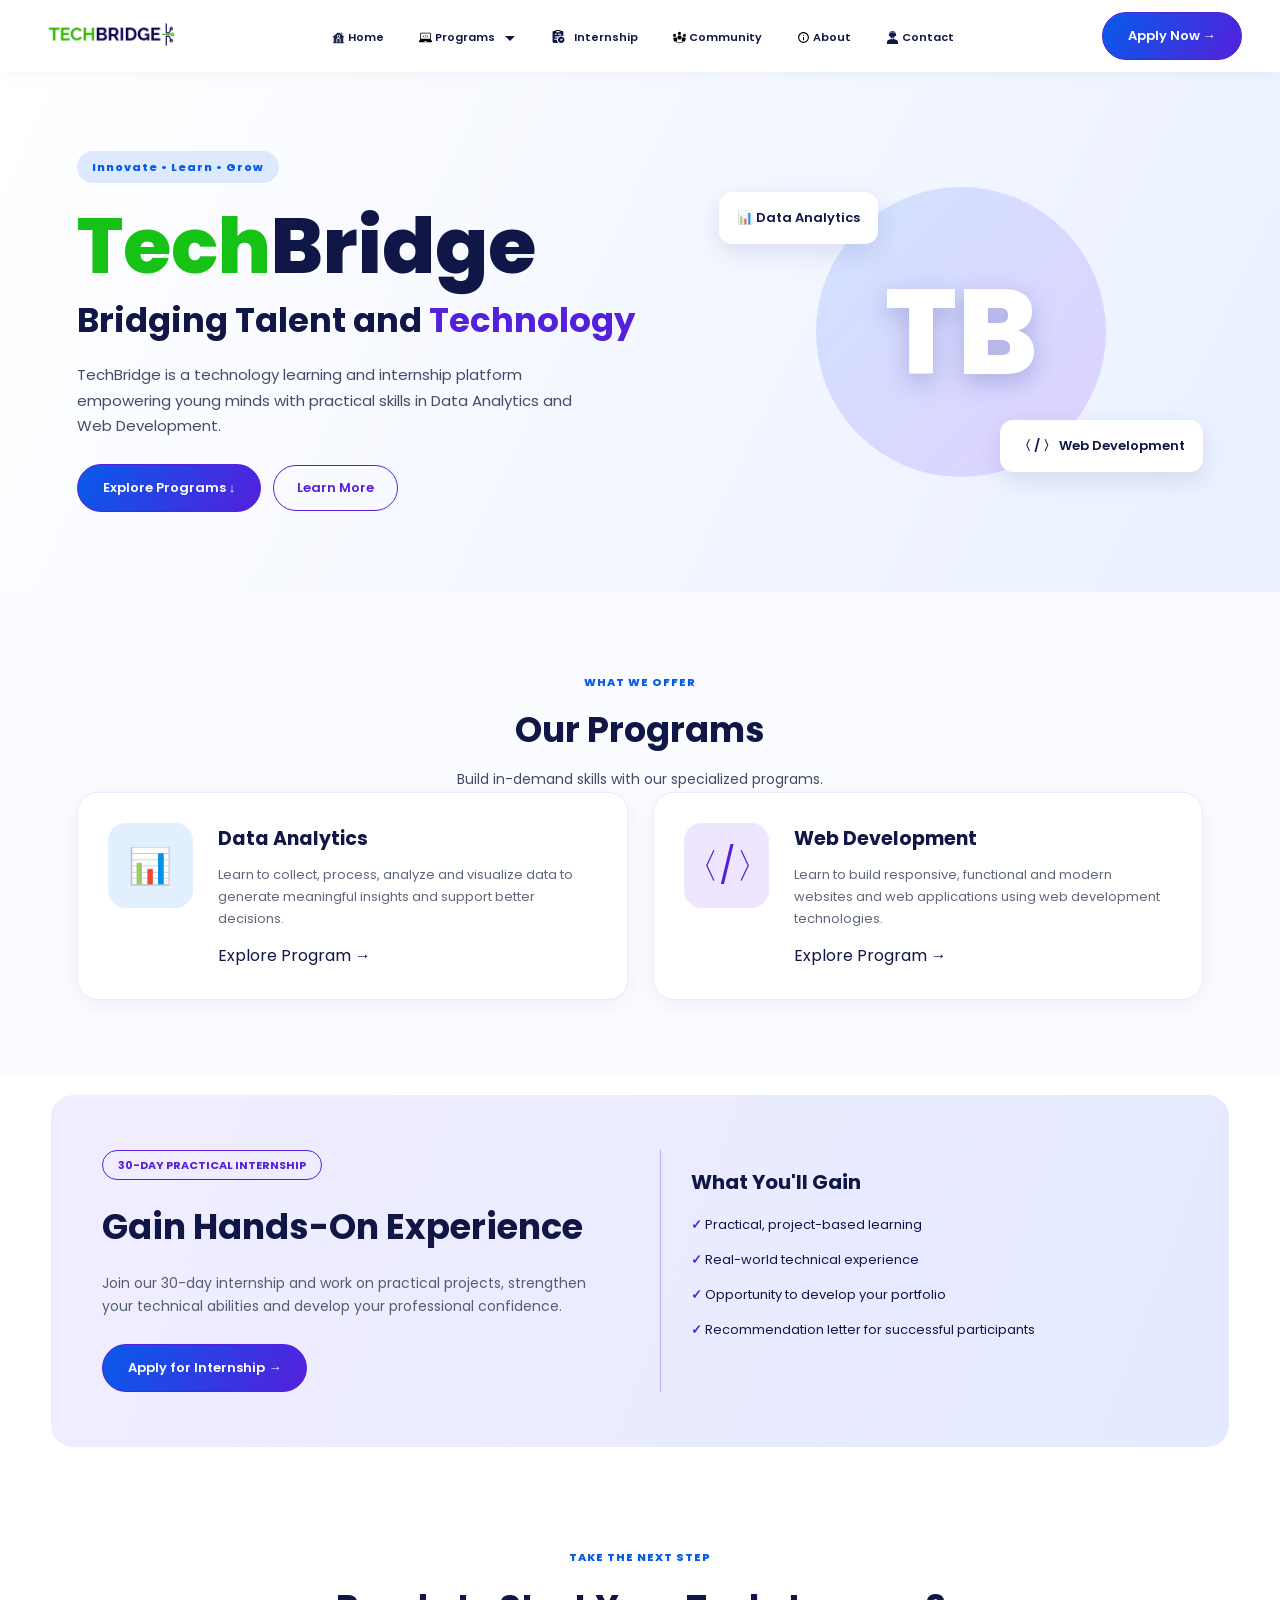
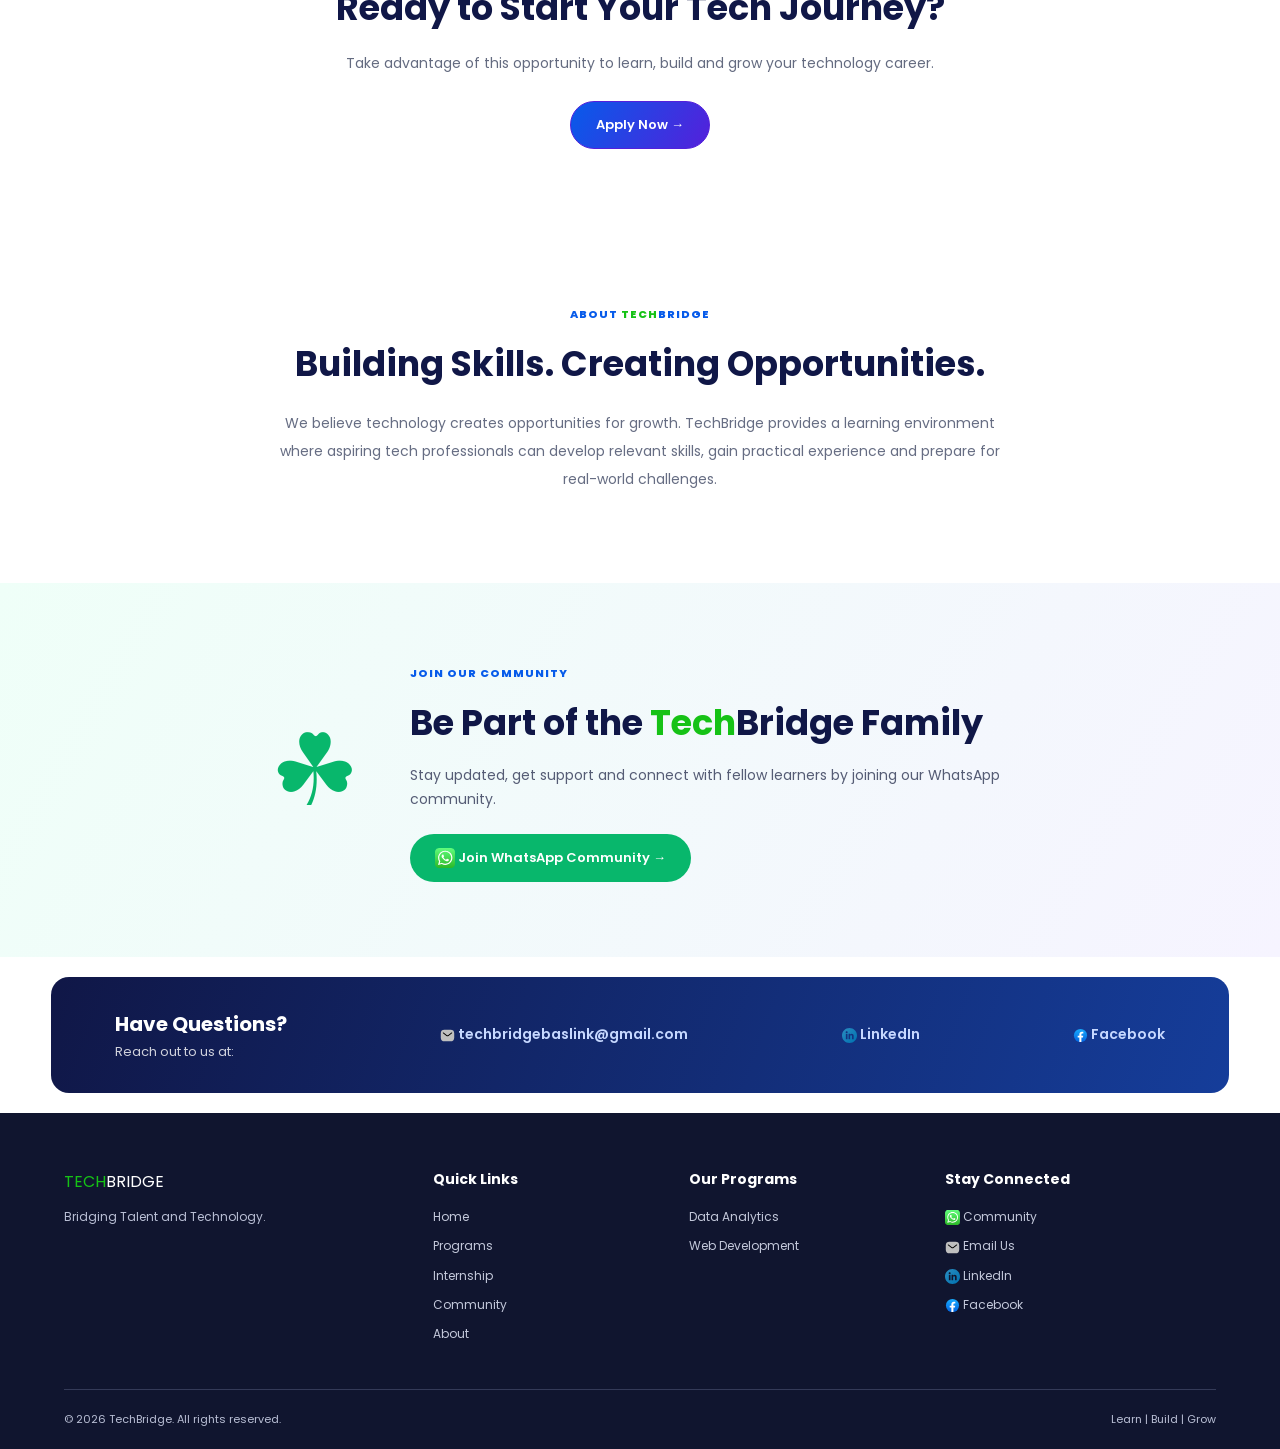
<file: index.html>
<!DOCTYPE html>
<html lang="en">
    <head>
        <meta charset="UTF-8">
        <meta name="viewport" content="width=device-width, initial-scale=1.0">
        <title>TechBridge | Bridging Talent and Technology</title>
        <link rel="stylesheet" href="main.css">
        <link rel="preconnect" href="https://fonts.googleapis.com">
        <link href="https://fonts.googleapis.com/css2?family=Poppins:wght@400;500;600;700;800&display=swap" rel="stylesheet">
    </head>

    <body>

        <!-- main content -->
        <section class="main" id="home">

            <div class="main-content">
                <span class="eyebrow">Innovate • Learn • Grow</span>

                <h1><span class="c-green">Tech</span>Bridge</h1>

                <h2>Bridging Talent and <span>Technology</span></h2>

                <p>
                    TechBridge is a technology learning and internship
                    platform empowering young minds with practical skills
                    in Data Analytics and Web Development.
                </p>

                <div class="main-buttons">
                    <a href="#programs" class="primary-btn">
                        Explore Programs ↓
                    </a>
                    <a href="#about" class="secondary-btn">
                        Learn More
                    </a>
                </div>
            </div>

            <div class="main-visual">
                <div class="visual-circle"></div>
                <div class="visual-card analytics">📊 Data Analytics</div>
                <div class="visual-card coding">〈 / 〉 Web Development</div>
                <div class="main-symbol">TB</div>
            </div>

        </section>

        <!-- programs we run -->
        <section class="programs section" id="programs">
            
        </section>

        <!-- internship -->
        <section class="internship section" id="internship">

            <div class="internship-content">
                <span class="internship-tag">30-DAY PRACTICAL INTERNSHIP</span>

                <h2>Gain Hands-On Experience</h2>

                <p>
                    Join our 30-day internship and work on practical
                    projects, strengthen your technical abilities
                    and develop your professional confidence.
                </p>

                <a href="#apply" class="primary-btn">Apply for Internship →</a>
            </div>

            <div class="benefits">
                <h3>What You'll Gain</h3>

                <ul>
                    <li>✓ Practical, project-based learning</li>
                    <li>✓ Real-world technical experience</li>
                    <li>✓ Opportunity to develop your portfolio</li>
                    <li>✓ Recommendation letter for successful participants</li>
                </ul>
            </div>

        </section>

        <!-- apply -->
        <section class="apply-section section" id="apply">
            <span class="section-tag">TAKE THE NEXT STEP</span>
            <h2>Ready to Start Your Tech Journey?</h2>
            <p>
                Take advantage of this opportunity to learn,
                build and grow your technology career.
            </p>

            <!-- Replace # with the official application form URL -->
            <a href="https://forms.gle/8EbdSy5ttGfLZfjv5?utm_source=chatgpt.com"
            target="_blank"
            rel="noopener noreferrer"
            class="primary-btn">
                Apply Now →
            </a>
        </section>

        <script src="main.js" defer></script>
    </body>
</html>
</file>
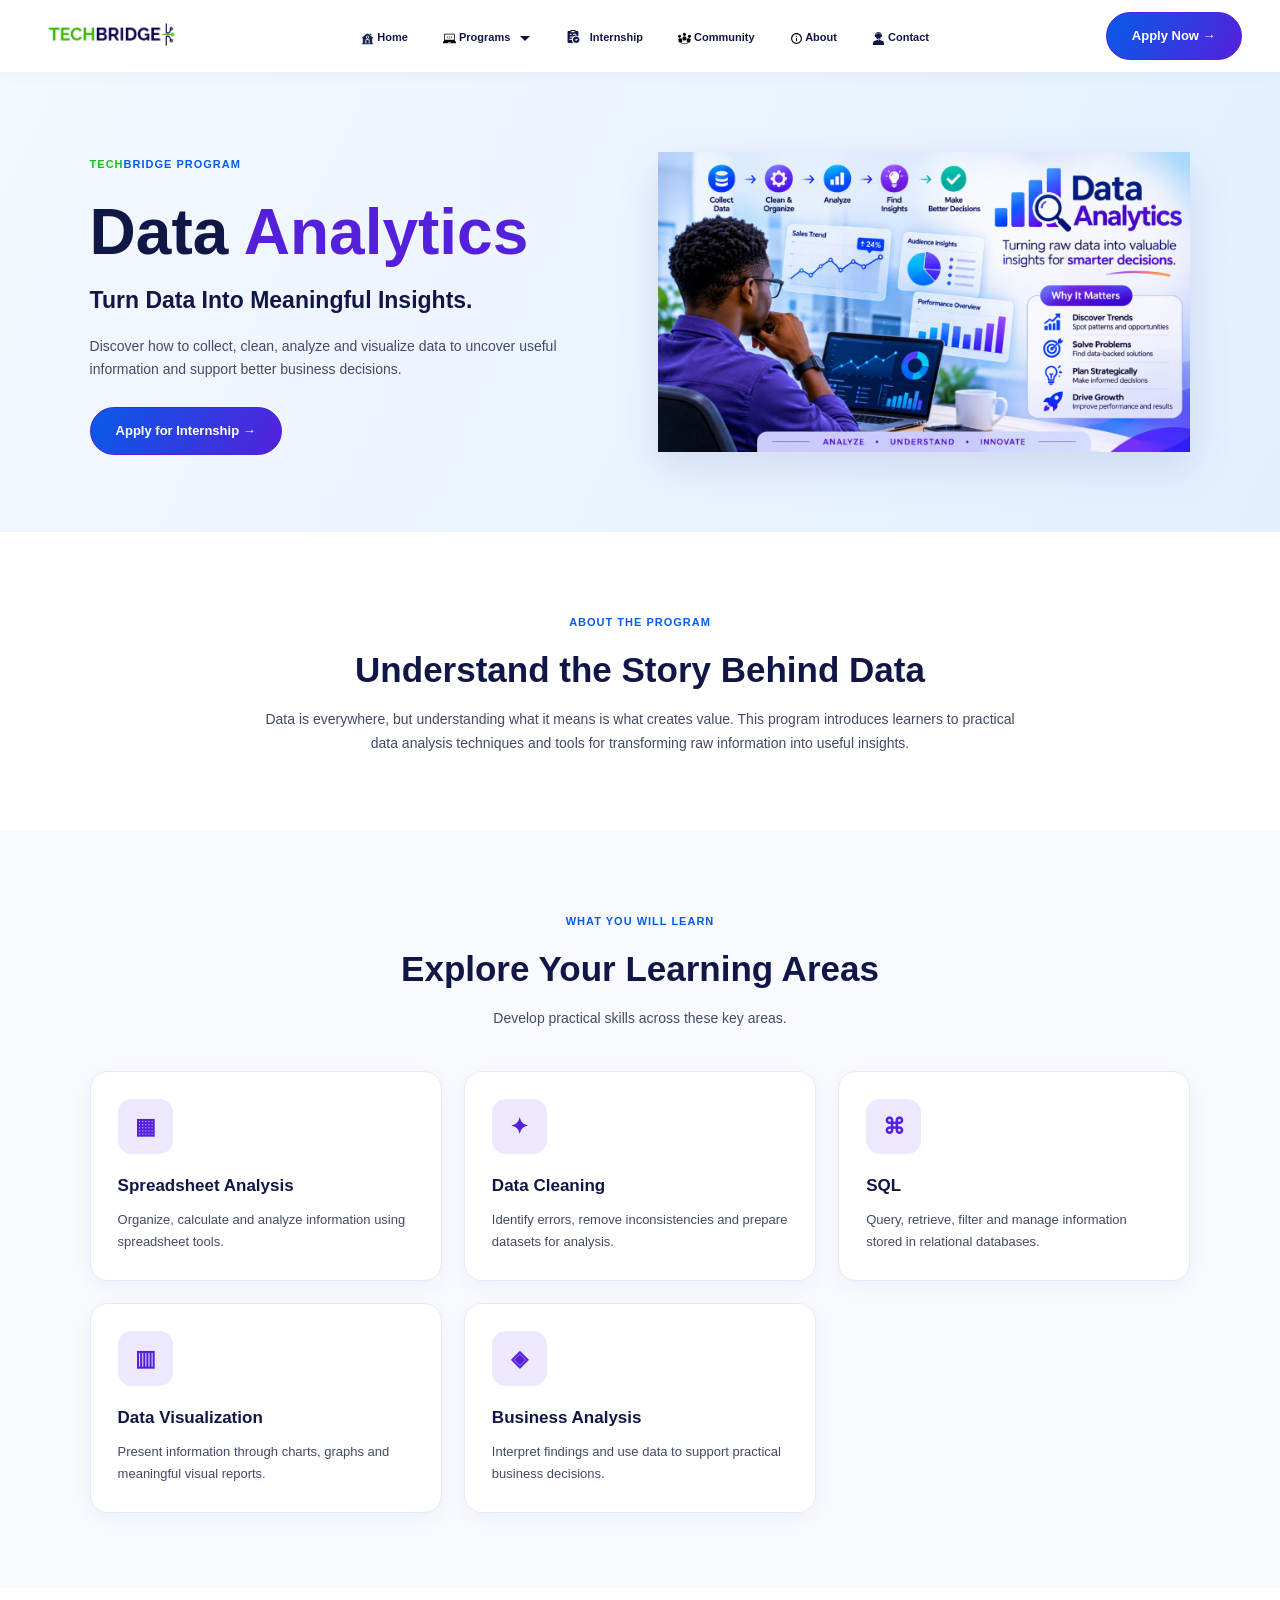
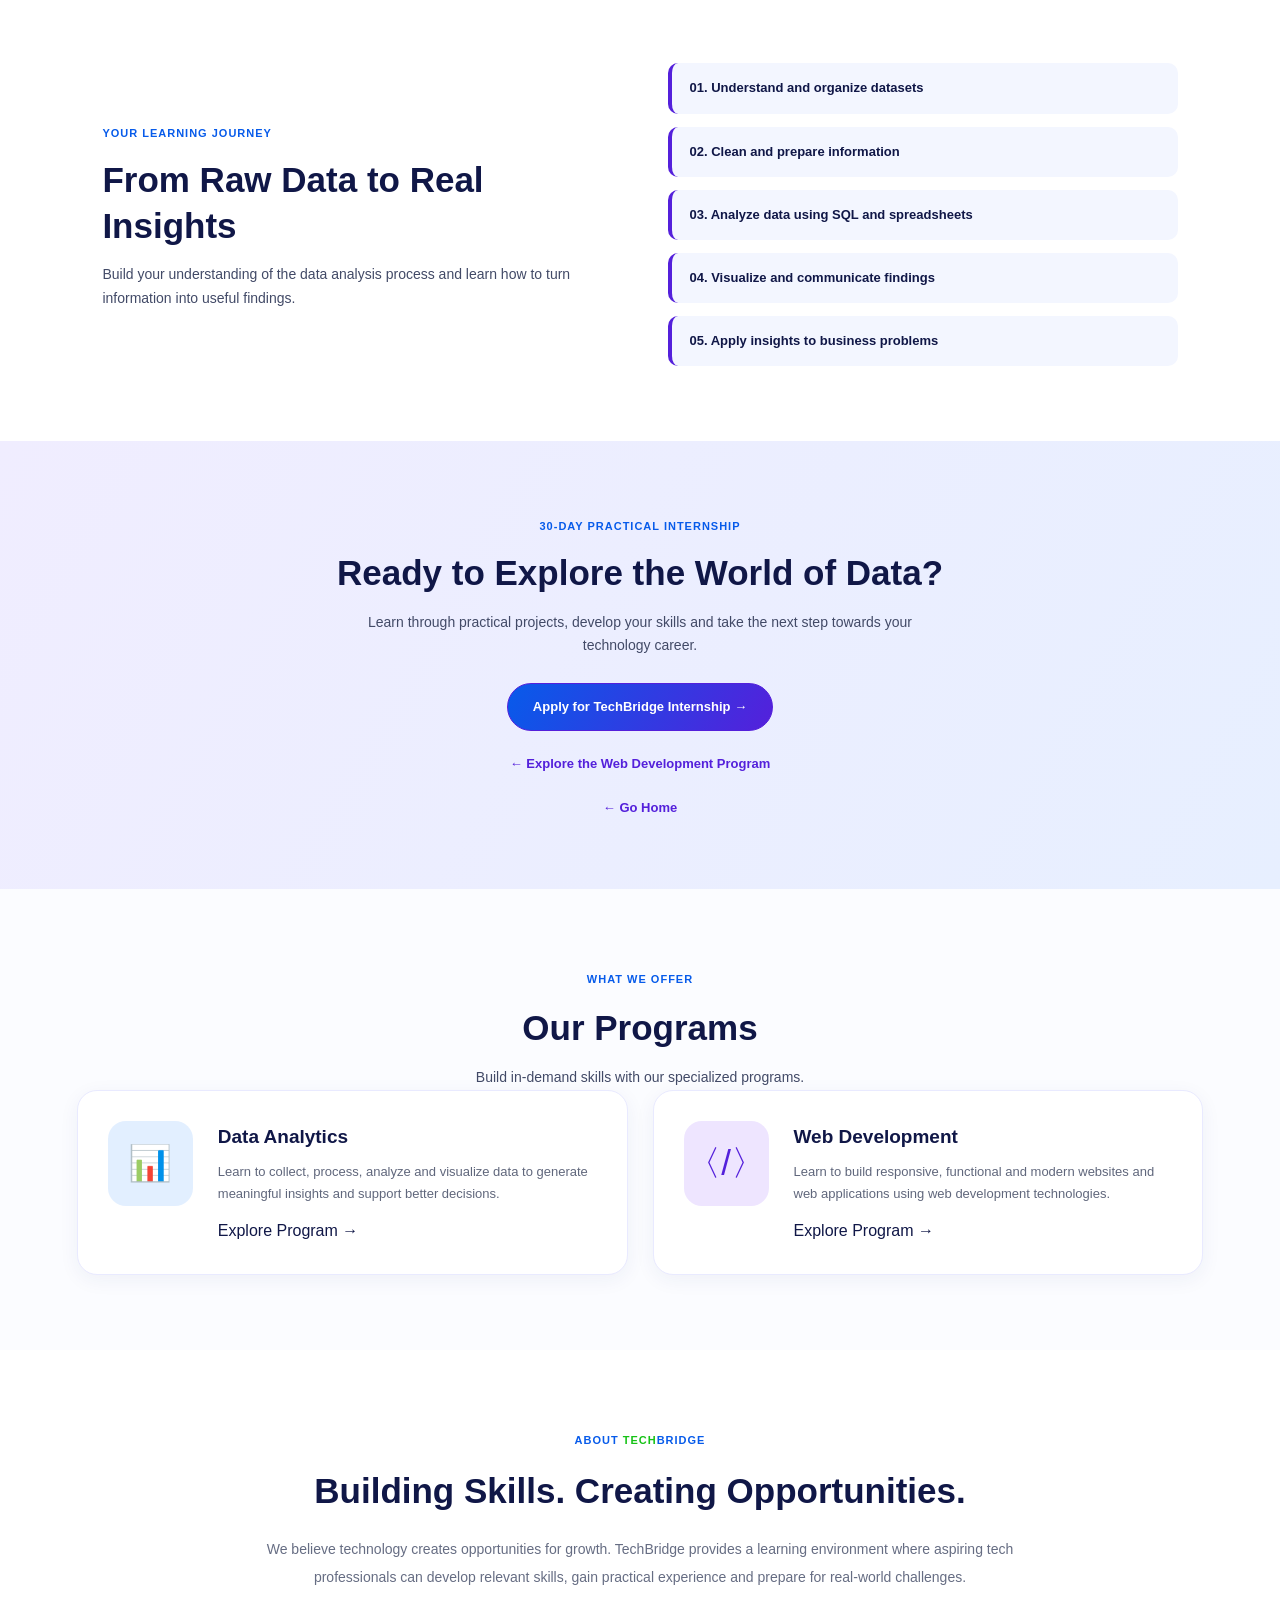
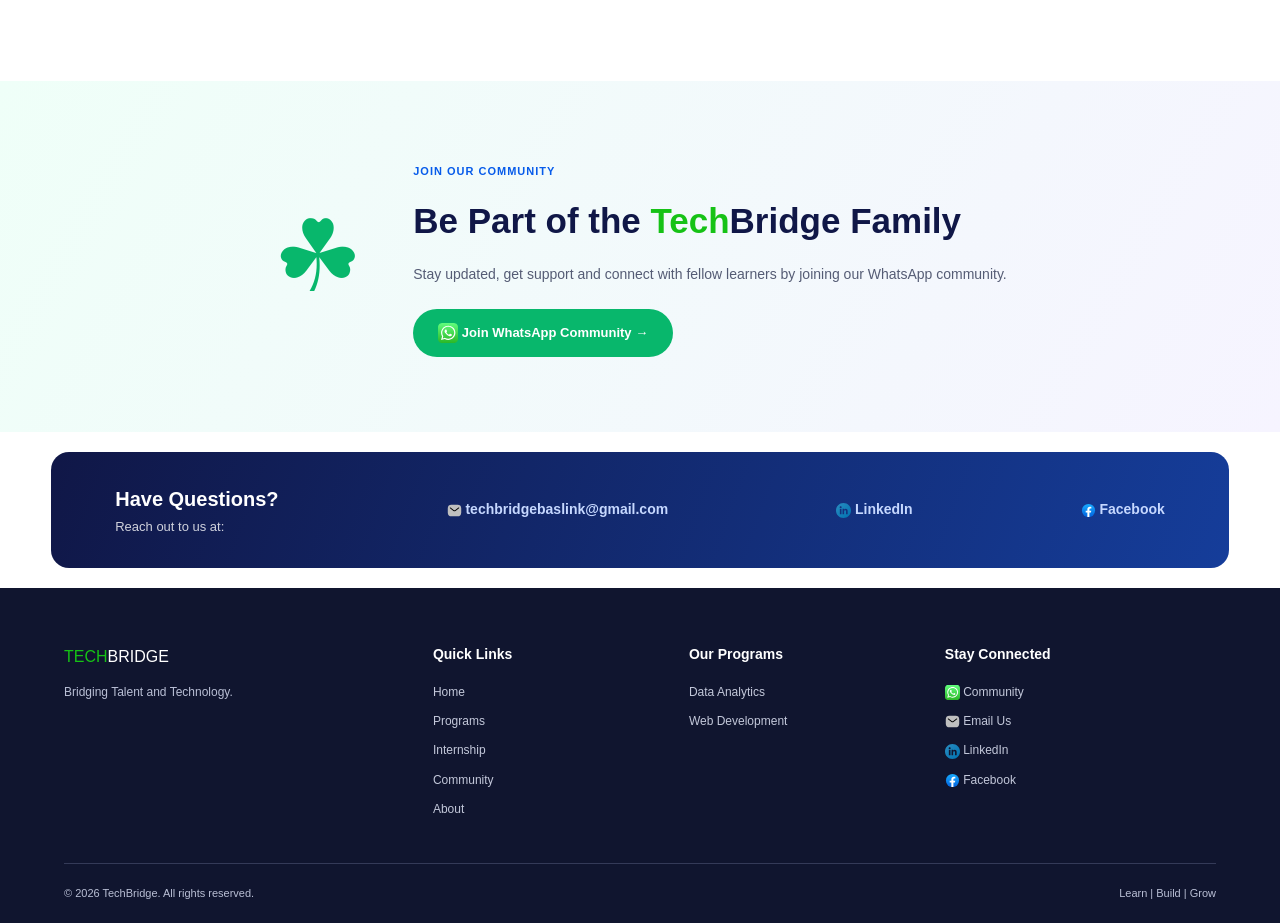
<file: DataAnalysis.html>
<!DOCTYPE html>
<html lang="en">
    <head>
        <meta charset="UTF-8">
        <meta name="viewport" content="width=device-width, initial-scale=1.0">

        <title>Data Analytics | TechBridge</title>

        <link rel="stylesheet" href="main.css">
    </head>

    <body>

        <!-- main content -->
        <section class="program-main analytics-main" id="internship">

            <div class="program-main-content">

                <span class="section-tag"><span class="c-green">TECH</span>BRIDGE PROGRAM</span>

                <h1>
                    Data <span>Analytics</span>
                </h1>

                <h2>Turn Data Into Meaningful Insights.</h2>

                <p>
                    Discover how to collect, clean, analyze and visualize
                    data to uncover useful information and support
                    better business decisions.
                </p>

                <a href="https://forms.gle/8EbdSy5ttGfLZfjv5?utm_source=chatgpt.com"
                class="primary-btn">
                    Apply for Internship →
                </a>

            </div>

            <div class="program-image">
                <img src="images/WhatsApp Image 2026-11-06 at 11.40.08 PM (1).jpeg"
                    alt="Data Analytics learning and visualization">
            </div>

        </section>

        <!-- introduction -->
        <section class="content-section">

            <div class="section-heading">
                <span class="section-tag">ABOUT THE PROGRAM</span>
                <h2>Understand the Story Behind Data</h2>

                <p>
                    Data is everywhere, but understanding what it means
                    is what creates value. This program introduces learners
                    to practical data analysis techniques and tools for
                    transforming raw information into useful insights.
                </p>
            </div>

        </section>

        <!-- skills -->
        <section class="skills-section">

            <div class="section-heading">
                <span class="section-tag">WHAT YOU WILL LEARN</span>
                <h2>Explore Your Learning Areas</h2>
                <p>Develop practical skills across these key areas.</p>
            </div>

            <div class="skills-grid">

                <article class="skill-card">
                    <div class="skill-icon">▦</div>
                    <h3>Spreadsheet Analysis</h3>
                    <p>
                        Organize, calculate and analyze information
                        using spreadsheet tools.
                    </p>
                </article>

                <article class="skill-card">
                    <div class="skill-icon">✦</div>
                    <h3>Data Cleaning</h3>
                    <p>
                        Identify errors, remove inconsistencies and
                        prepare datasets for analysis.
                    </p>
                </article>

                <article class="skill-card">
                    <div class="skill-icon">⌘</div>
                    <h3>SQL</h3>
                    <p>
                        Query, retrieve, filter and manage information
                        stored in relational databases.
                    </p>
                </article>

                <article class="skill-card">
                    <div class="skill-icon">▥</div>
                    <h3>Data Visualization</h3>
                    <p>
                        Present information through charts,
                        graphs and meaningful visual reports.
                    </p>
                </article>

                <article class="skill-card">
                    <div class="skill-icon">◈</div>
                    <h3>Business Analysis</h3>
                    <p>
                        Interpret findings and use data to support
                        practical business decisions.
                    </p>
                </article>

            </div>

        </section>

        <!-- expected outcome section -->
        <section class="outcome-section">

            <div>
                <span class="section-tag">YOUR LEARNING JOURNEY</span>
                <h2>From Raw Data to Real Insights</h2>

                <p>
                    Build your understanding of the data analysis process
                    and learn how to turn information into useful findings.
                </p>
            </div>

            <div class="outcome-list">
                <div>01. Understand and organize datasets</div>
                <div>02. Clean and prepare information</div>
                <div>03. Analyze data using SQL and spreadsheets</div>
                <div>04. Visualize and communicate findings</div>
                <div>05. Apply insights to business problems</div>
            </div>

        </section>

        <!-- internship CTA -->
        <section class="cta-section">

            <span class="section-tag">30-DAY PRACTICAL INTERNSHIP</span>

            <h2>Ready to Explore the World of Data?</h2>

            <p>
                Learn through practical projects, develop your skills
                and take the next step towards your technology career.
            </p>

            <a href="https://forms.gle/8EbdSy5ttGfLZfjv5?utm_source=chatgpt.com"
            class="primary-btn">
                Apply for TechBridge Internship →
            </a>

            <a href="WebDev.html" class="text-link">
                ← Explore the Web Development Program
            </a>
            <a href="index.html" class="text-link">
                ← Go Home
            </a>

        </section>

        <!-- programs we run -->
        <section class="programs section" id="programs">

        </section>

        <script src="main.js" defer></script>
    </body>
</html>
</file>
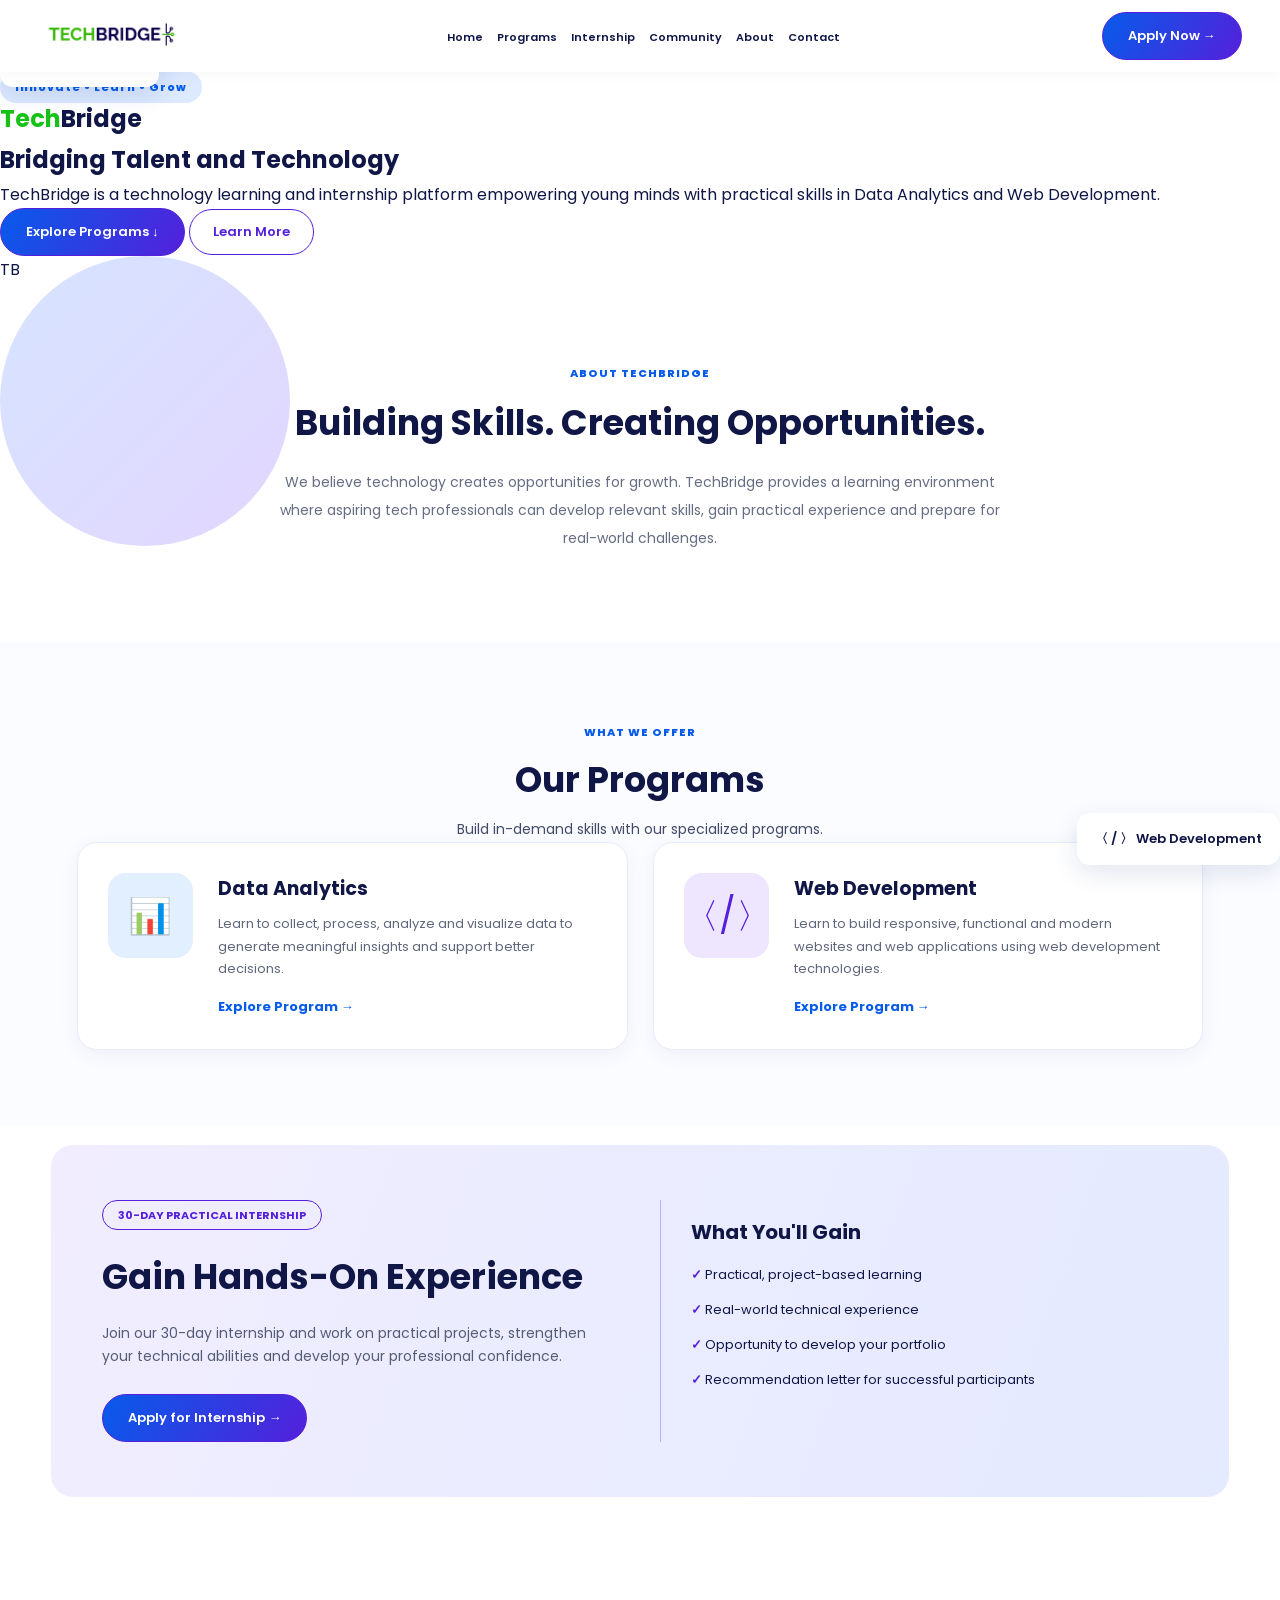
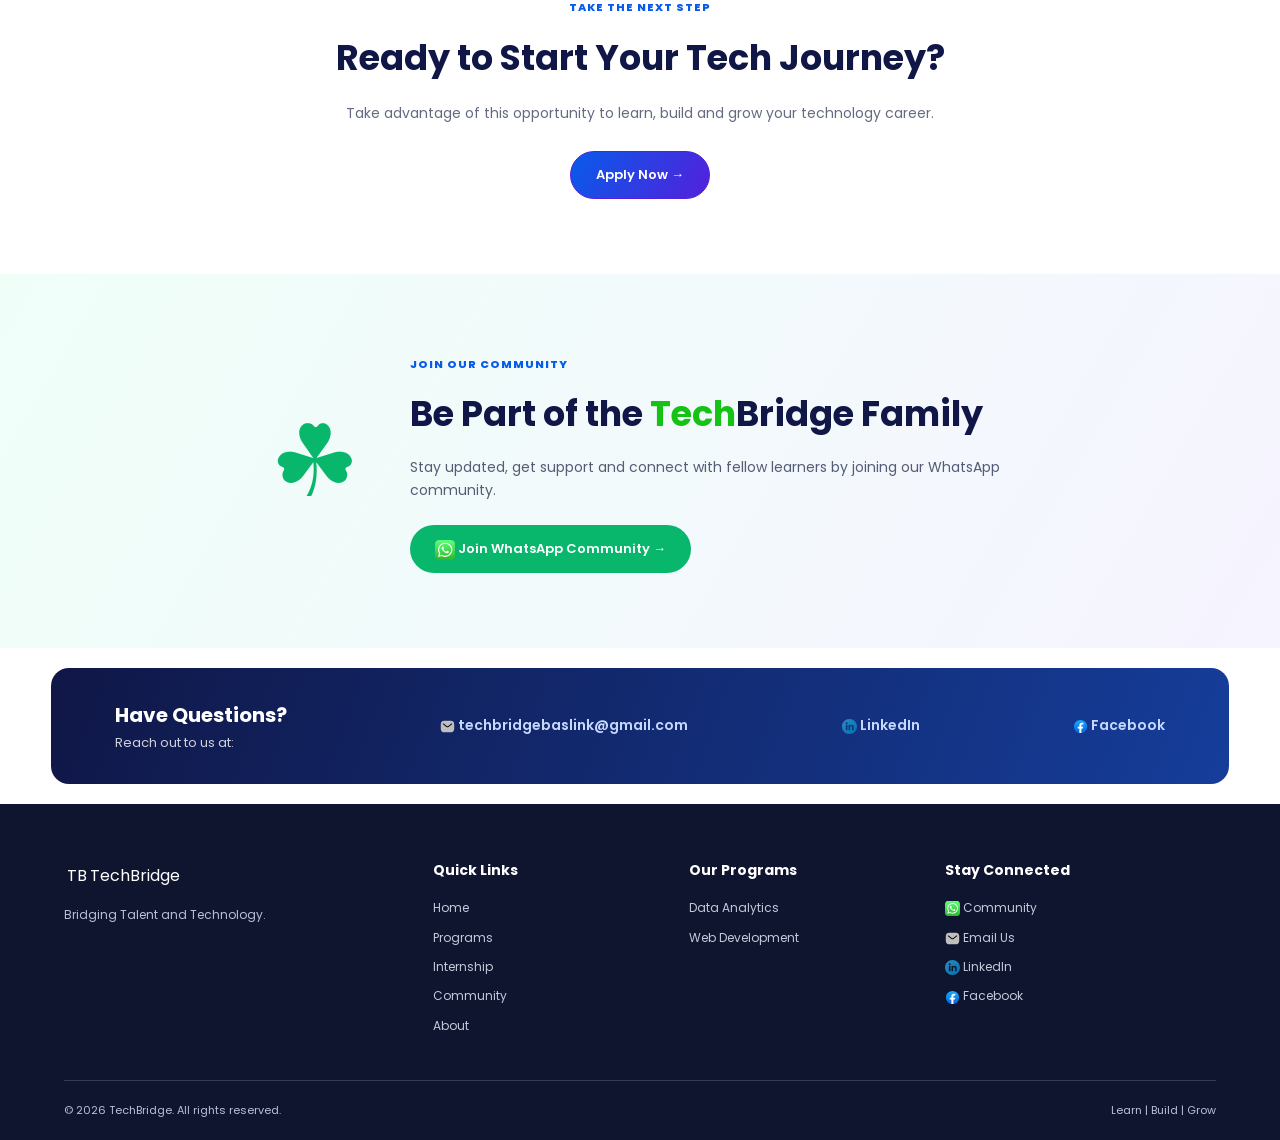
<file: main.html>
<!DOCTYPE html>
<html lang="en">
    <head>
        <meta charset="UTF-8">
        <meta name="viewport" content="width=device-width, initial-scale=1.0">
        <title>TechBridge | Bridging Talent and Technology</title>
        <link rel="stylesheet" href="main.css">
        <link rel="preconnect" href="https://fonts.googleapis.com">
        <link href="https://fonts.googleapis.com/css2?family=Poppins:wght@400;500;600;700;800&display=swap" rel="stylesheet">
    </head>

    <body>

        <!-- navigation -->
        <header class="navbar">
            <a href="#" class="logo">
                <span class="logo-icon"><img src="images/techbridge-logo.png" alt=""></span>
            </a>

            <nav>
                <a href="#home">Home</a>
                <a href="#programs">Programs</a>
                <a href="#internship">Internship</a>
                <a href="#community">Community</a>
                <a href="#about">About</a>
                <a href="#contact">Contact</a>
            </nav>

            <a href="#apply" class="nav-btn">Apply Now →</a>
        </header>

        <!-- hero section -->
        <section class="hero" id="home">

            <div class="hero-content">
                <span class="eyebrow">Innovate • Learn • Grow</span>

                <h1><span class="c-green">Tech</span>Bridge</h1>

                <h2>Bridging Talent and <span>Technology</span></h2>

                <p>
                    TechBridge is a technology learning and internship
                    platform empowering young minds with practical skills
                    in Data Analytics and Web Development.
                </p>

                <div class="hero-buttons">
                    <a href="#programs" class="primary-btn">
                        Explore Programs ↓
                    </a>
                    <a href="#about" class="secondary-btn">
                        Learn More
                    </a>
                </div>
            </div>

            <div class="hero-visual">
                <div class="visual-circle"></div>
                <div class="visual-card analytics">📊 Data Analytics</div>
                <div class="visual-card coding">〈 / 〉 Web Development</div>
                <div class="hero-symbol">TB</div>
            </div>

        </section>

        <!-- about -->
        <section class="about section" id="about">
            <span class="section-tag">ABOUT TECHBRIDGE</span>
            <h2>Building Skills. Creating Opportunities.</h2>
            <p>
                We believe technology creates opportunities for growth.
                TechBridge provides a learning environment where aspiring
                tech professionals can develop relevant skills, gain
                practical experience and prepare for real-world challenges.
            </p>
        </section>

        <!-- programs we run -->
        <section class="programs section" id="programs">

            <div class="section-heading">
                <span class="section-tag">WHAT WE OFFER</span>
                <h2>Our Programs</h2>
                <p>Build in-demand skills with our specialized programs.</p>
            </div>

            <div class="program-grid">

                <article class="program-card">
                    <div class="program-icon blue-icon">📊</div>

                    <div>
                        <h3>Data Analytics</h3>
                        <p>
                            Learn to collect, process, analyze and visualize
                            data to generate meaningful insights and
                            support better decisions.
                        </p>
                        <a href="#apply">Explore Program →</a>
                    </div>
                </article>

                <article class="program-card">
                    <div class="program-icon purple-icon">〈/〉</div>

                    <div>
                        <h3>Web Development</h3>
                        <p>
                            Learn to build responsive, functional and
                            modern websites and web applications using
                            web development technologies.
                        </p>
                        <a href="#apply">Explore Program →</a>
                    </div>
                </article>

            </div>
        </section>

        <!-- internship -->
        <section class="internship section" id="internship">

            <div class="internship-content">
                <span class="internship-tag">30-DAY PRACTICAL INTERNSHIP</span>

                <h2>Gain Hands-On Experience</h2>

                <p>
                    Join our 30-day internship and work on practical
                    projects, strengthen your technical abilities
                    and develop your professional confidence.
                </p>

                <a href="#apply" class="primary-btn">Apply for Internship →</a>
            </div>

            <div class="benefits">
                <h3>What You'll Gain</h3>

                <ul>
                    <li>✓ Practical, project-based learning</li>
                    <li>✓ Real-world technical experience</li>
                    <li>✓ Opportunity to develop your portfolio</li>
                    <li>✓ Recommendation letter for successful participants</li>
                </ul>
            </div>

        </section>

        <!-- apply -->
        <section class="apply-section section" id="apply">
            <span class="section-tag">TAKE THE NEXT STEP</span>
            <h2>Ready to Start Your Tech Journey?</h2>
            <p>
                Take advantage of this opportunity to learn,
                build and grow your technology career.
            </p>

            <!-- Replace # with the official application form URL -->
            <a href="https://forms.gle/8EbdSy5ttGfLZfjv5?utm_source=chatgpt.com"
            target="_blank"
            rel="noopener noreferrer"
            class="primary-btn">
                Apply Now →
            </a>
        </section>

        <!-- community -->
        <section class="community section" id="community">

            <div class="community-icon">☘</div>

            <div class="community-content">
                <span class="section-tag">JOIN OUR COMMUNITY</span>
                <h2>Be Part of the <span class="c-green">Tech</span>Bridge Family</h2>

                <p>
                    Stay updated, get support and connect with
                    fellow learners by joining our WhatsApp community.
                </p>

                <!-- Replace # with the official WhatsApp invite URL -->
                <a href="https://chat.whatsapp.com/FqpBvYS4oaK32cXDxc8JIS?utm_source=chatgpt.com"
                target="_blank"
                rel="noopener noreferrer"
                class="whatsapp-btn">
                    <?xml version="1.0" encoding="utf-8"?><!-- Uploaded to: SVG Repo, www.svgrepo.com, Generator: SVG Repo Mixer Tools --><svg width="20px" height="20px" viewBox="0 0 1024 1024" xmlns="http://www.w3.org/2000/svg" xmlns:xlink="http://www.w3.org/1999/xlink"><defs><path id="a" d="M1023.941 765.153c0 5.606-.171 17.766-.508 27.159-.824 22.982-2.646 52.639-5.401 66.151-4.141 20.306-10.392 39.472-18.542 55.425-9.643 18.871-21.943 35.775-36.559 50.364-14.584 14.56-31.472 26.812-50.315 36.416-16.036 8.172-35.322 14.426-55.744 18.549-13.378 2.701-42.812 4.488-65.648 5.3-9.402.336-21.564.505-27.15.505l-504.226-.081c-5.607 0-17.765-.172-27.158-.509-22.983-.824-52.639-2.646-66.152-5.4-20.306-4.142-39.473-10.392-55.425-18.542-18.872-9.644-35.775-21.944-50.364-36.56-14.56-14.584-26.812-31.471-36.415-50.314-8.174-16.037-14.428-35.323-18.551-55.744-2.7-13.378-4.487-42.812-5.3-65.649-.334-9.401-.503-21.563-.503-27.148l.08-504.228c0-5.607.171-17.766.508-27.159.825-22.983 2.646-52.639 5.401-66.151 4.141-20.306 10.391-39.473 18.542-55.426C34.154 93.24 46.455 76.336 61.07 61.747c14.584-14.559 31.472-26.812 50.315-36.416 16.037-8.172 35.324-14.426 55.745-18.549 13.377-2.701 42.812-4.488 65.648-5.3 9.402-.335 21.565-.504 27.149-.504l504.227.081c5.608 0 17.766.171 27.159.508 22.983.825 52.638 2.646 66.152 5.401 20.305 4.141 39.472 10.391 55.425 18.542 18.871 9.643 35.774 21.944 50.363 36.559 14.559 14.584 26.812 31.471 36.415 50.315 8.174 16.037 14.428 35.323 18.551 55.744 2.7 13.378 4.486 42.812 5.3 65.649.335 9.402.504 21.564.504 27.15l-.082 504.226z"/></defs><linearGradient id="b" gradientUnits="userSpaceOnUse" x1="512.001" y1=".978" x2="512.001" y2="1025.023"><stop offset="0" stop-color="#61fd7d"/><stop offset="1" stop-color="#2bb826"/></linearGradient><use xlink:href="#a" overflow="visible" fill="url(#b)"/><g><path fill="#FFF" d="M783.302 243.246c-69.329-69.387-161.529-107.619-259.763-107.658-202.402 0-367.133 164.668-367.214 367.072-.026 64.699 16.883 127.854 49.017 183.522l-52.096 190.229 194.665-51.047c53.636 29.244 114.022 44.656 175.482 44.682h.151c202.382 0 367.128-164.688 367.21-367.094.039-98.087-38.121-190.319-107.452-259.706zM523.544 808.047h-.125c-54.767-.021-108.483-14.729-155.344-42.529l-11.146-6.612-115.517 30.293 30.834-112.592-7.259-11.544c-30.552-48.579-46.688-104.729-46.664-162.379.066-168.229 136.985-305.096 305.339-305.096 81.521.031 158.154 31.811 215.779 89.482s89.342 134.332 89.312 215.859c-.066 168.243-136.984 305.118-305.209 305.118zm167.415-228.515c-9.177-4.591-54.286-26.782-62.697-29.843-8.41-3.062-14.526-4.592-20.645 4.592-6.115 9.182-23.699 29.843-29.053 35.964-5.352 6.122-10.704 6.888-19.879 2.296-9.176-4.591-38.74-14.277-73.786-45.526-27.275-24.319-45.691-54.359-51.043-63.543-5.352-9.183-.569-14.146 4.024-18.72 4.127-4.109 9.175-10.713 13.763-16.069 4.587-5.355 6.117-9.183 9.175-15.304 3.059-6.122 1.529-11.479-.765-16.07-2.293-4.591-20.644-49.739-28.29-68.104-7.447-17.886-15.013-15.466-20.645-15.747-5.346-.266-11.469-.322-17.585-.322s-16.057 2.295-24.467 11.478-32.113 31.374-32.113 76.521c0 45.147 32.877 88.764 37.465 94.885 4.588 6.122 64.699 98.771 156.741 138.502 21.892 9.45 38.982 15.094 52.308 19.322 21.98 6.979 41.982 5.995 57.793 3.634 17.628-2.633 54.284-22.189 61.932-43.615 7.646-21.427 7.646-39.791 5.352-43.617-2.294-3.826-8.41-6.122-17.585-10.714z"/></g></svg>
                    Join WhatsApp Community →
                </a>
            </div>

        </section>

        <!-- contact -->
        <section class="contact-section" id="contact">
            <div>
                <h3>Have Questions?</h3>
                <p>Reach out to us at:</p>
            </div>

            <a href="mailto:techbridgebaslink@gmail.com">
                <?xml version="1.0" encoding="utf-8"?><!-- Uploaded to: SVG Repo, www.svgrepo.com, Generator: SVG Repo Mixer Tools --><svg width="15px" height="15px" viewBox="0 0 24 24" fill="none" xmlns="http://www.w3.org/2000/svg"><g id="style=bulk"><g id="email"><path id="vector (Stroke)" fill-rule="evenodd" clip-rule="evenodd" d="M2.86466 4.1379C3.92465 3.15363 5.38503 2.75 7 2.75H17C18.615 2.75 20.0754 3.15363 21.1353 4.1379C22.2054 5.13152 22.75 6.60705 22.75 8.5V15.5C22.75 17.393 22.2054 18.8685 21.1353 19.8621C20.0754 20.8464 18.615 21.25 17 21.25H7C5.38503 21.25 3.92465 20.8464 2.86466 19.8621C1.79462 18.8685 1.25 17.393 1.25 15.5V8.5C1.25 6.60705 1.79462 5.13152 2.86466 4.1379Z" fill="#BFBFBF"/><path id="vector (Stroke)_2" fill-rule="evenodd" clip-rule="evenodd" d="M19.3633 7.31026C19.6166 7.63802 19.5562 8.10904 19.2285 8.3623L13.6814 12.6486C12.691 13.4138 11.3089 13.4138 10.3185 12.6486L4.77144 8.3623C4.44367 8.10904 4.38328 7.63802 4.63655 7.31026C4.88982 6.98249 5.36083 6.9221 5.6886 7.17537L11.2356 11.4616C11.6858 11.8095 12.3141 11.8095 12.7642 11.4616L18.3113 7.17537C18.6391 6.9221 19.1101 6.98249 19.3633 7.31026Z" fill="#000000"/></g></g></svg>
                techbridgebaslink@gmail.com
            </a>
            <a href="https://www.linkedin.com/company/techbridge-services/" 
            target="_blank" 
            rel="noopener noreferrer">
                <?xml version="1.0" encoding="utf-8"?><!-- Uploaded to: SVG Repo, www.svgrepo.com, Generator: SVG Repo Mixer Tools --><svg width="15px" height="15px" viewBox="7.025 7.025 497.951 497.951" xmlns="http://www.w3.org/2000/svg"><linearGradient id="bat" gradientUnits="userSpaceOnUse" x1="-974.482" y1="1306.773" x2="-622.378" y2="1658.877" gradientTransform="translate(1054.43 -1226.825)"><stop offset="0" stop-color="#2489be"/><stop offset="1" stop-color="#0575b3"/></linearGradient><path d="M256 7.025C118.494 7.025 7.025 118.494 7.025 256S118.494 504.975 256 504.975 504.976 393.506 504.976 256C504.975 118.494 393.504 7.025 256 7.025zm-66.427 369.343h-54.665V199.761h54.665v176.607zM161.98 176.633c-17.853 0-32.326-14.591-32.326-32.587 0-17.998 14.475-32.588 32.326-32.588s32.324 14.59 32.324 32.588c.001 17.997-14.472 32.587-32.324 32.587zm232.45 199.735h-54.4v-92.704c0-25.426-9.658-39.619-29.763-39.619-21.881 0-33.312 14.782-33.312 39.619v92.704h-52.43V199.761h52.43v23.786s15.771-29.173 53.219-29.173c37.449 0 64.257 22.866 64.257 70.169l-.001 111.825z" fill="url(#bat)"/></svg>
                LinkedIn
            </a>
            <a href="https://www.facebook.com/p/Baselink-Services-100066771475783/" 
            target="_blank" 
            rel="noopener noreferrer">
                <?xml version="1.0" encoding="utf-8"?><!-- Uploaded to: SVG Repo, www.svgrepo.com, Generator: SVG Repo Mixer Tools --><svg width="15px" height="15px" viewBox="0 0 32 32" fill="none" xmlns="http://www.w3.org/2000/svg"><circle cx="16" cy="16" r="14" fill="url(#paint0_linear_87_7208)"/><path d="M21.2137 20.2816L21.8356 16.3301H17.9452V13.767C17.9452 12.6857 18.4877 11.6311 20.2302 11.6311H22V8.26699C22 8.26699 20.3945 8 18.8603 8C15.6548 8 13.5617 9.89294 13.5617 13.3184V16.3301H10V20.2816H13.5617V29.8345C14.2767 29.944 15.0082 30 15.7534 30C16.4986 30 17.2302 29.944 17.9452 29.8345V20.2816H21.2137Z" fill="white"/><defs><linearGradient id="paint0_linear_87_7208" x1="16" y1="2" x2="16" y2="29.917" gradientUnits="userSpaceOnUse"><stop stop-color="#18ACFE"/><stop offset="1" stop-color="#0163E0"/></linearGradient></defs></svg>
                Facebook
            </a>
        </section>

        <!-- footer -->
        <footer>
            <div class="footer-main">

                <div class="footer-brand">
                    <a href="#" class="logo">
                        <span class="logo-icon">TB</span>
                        Tech<span>Bridge</span>
                    </a>
                    <p>Bridging Talent and Technology.</p>
                </div>

                <div>
                    <h4>Quick Links</h4>
                    <a href="#home">Home</a>
                    <a href="#programs">Programs</a>
                    <a href="#internship">Internship</a>
                    <a href="#community">Community</a>
                    <a href="#about">About</a>
                </div>

                <div>
                    <h4>Our Programs</h4>
                    <a href="#programs">Data Analytics</a>
                    <a href="#programs">Web Development</a>
                </div>

                <div>
                    <h4>Stay Connected</h4>
                    <a href="https://chat.whatsapp.com/FqpBvYS4oaK32cXDxc8JIS?utm_source=chatgpt.com">
                        <?xml version="1.0" encoding="utf-8"?><!-- Uploaded to: SVG Repo, www.svgrepo.com, Generator: SVG Repo Mixer Tools --><svg width="15px" height="15px" viewBox="0 0 1024 1024" xmlns="http://www.w3.org/2000/svg" xmlns:xlink="http://www.w3.org/1999/xlink"><defs><path id="a" d="M1023.941 765.153c0 5.606-.171 17.766-.508 27.159-.824 22.982-2.646 52.639-5.401 66.151-4.141 20.306-10.392 39.472-18.542 55.425-9.643 18.871-21.943 35.775-36.559 50.364-14.584 14.56-31.472 26.812-50.315 36.416-16.036 8.172-35.322 14.426-55.744 18.549-13.378 2.701-42.812 4.488-65.648 5.3-9.402.336-21.564.505-27.15.505l-504.226-.081c-5.607 0-17.765-.172-27.158-.509-22.983-.824-52.639-2.646-66.152-5.4-20.306-4.142-39.473-10.392-55.425-18.542-18.872-9.644-35.775-21.944-50.364-36.56-14.56-14.584-26.812-31.471-36.415-50.314-8.174-16.037-14.428-35.323-18.551-55.744-2.7-13.378-4.487-42.812-5.3-65.649-.334-9.401-.503-21.563-.503-27.148l.08-504.228c0-5.607.171-17.766.508-27.159.825-22.983 2.646-52.639 5.401-66.151 4.141-20.306 10.391-39.473 18.542-55.426C34.154 93.24 46.455 76.336 61.07 61.747c14.584-14.559 31.472-26.812 50.315-36.416 16.037-8.172 35.324-14.426 55.745-18.549 13.377-2.701 42.812-4.488 65.648-5.3 9.402-.335 21.565-.504 27.149-.504l504.227.081c5.608 0 17.766.171 27.159.508 22.983.825 52.638 2.646 66.152 5.401 20.305 4.141 39.472 10.391 55.425 18.542 18.871 9.643 35.774 21.944 50.363 36.559 14.559 14.584 26.812 31.471 36.415 50.315 8.174 16.037 14.428 35.323 18.551 55.744 2.7 13.378 4.486 42.812 5.3 65.649.335 9.402.504 21.564.504 27.15l-.082 504.226z"/></defs><linearGradient id="b" gradientUnits="userSpaceOnUse" x1="512.001" y1=".978" x2="512.001" y2="1025.023"><stop offset="0" stop-color="#61fd7d"/><stop offset="1" stop-color="#2bb826"/></linearGradient><use xlink:href="#a" overflow="visible" fill="url(#b)"/><g><path fill="#FFF" d="M783.302 243.246c-69.329-69.387-161.529-107.619-259.763-107.658-202.402 0-367.133 164.668-367.214 367.072-.026 64.699 16.883 127.854 49.017 183.522l-52.096 190.229 194.665-51.047c53.636 29.244 114.022 44.656 175.482 44.682h.151c202.382 0 367.128-164.688 367.21-367.094.039-98.087-38.121-190.319-107.452-259.706zM523.544 808.047h-.125c-54.767-.021-108.483-14.729-155.344-42.529l-11.146-6.612-115.517 30.293 30.834-112.592-7.259-11.544c-30.552-48.579-46.688-104.729-46.664-162.379.066-168.229 136.985-305.096 305.339-305.096 81.521.031 158.154 31.811 215.779 89.482s89.342 134.332 89.312 215.859c-.066 168.243-136.984 305.118-305.209 305.118zm167.415-228.515c-9.177-4.591-54.286-26.782-62.697-29.843-8.41-3.062-14.526-4.592-20.645 4.592-6.115 9.182-23.699 29.843-29.053 35.964-5.352 6.122-10.704 6.888-19.879 2.296-9.176-4.591-38.74-14.277-73.786-45.526-27.275-24.319-45.691-54.359-51.043-63.543-5.352-9.183-.569-14.146 4.024-18.72 4.127-4.109 9.175-10.713 13.763-16.069 4.587-5.355 6.117-9.183 9.175-15.304 3.059-6.122 1.529-11.479-.765-16.07-2.293-4.591-20.644-49.739-28.29-68.104-7.447-17.886-15.013-15.466-20.645-15.747-5.346-.266-11.469-.322-17.585-.322s-16.057 2.295-24.467 11.478-32.113 31.374-32.113 76.521c0 45.147 32.877 88.764 37.465 94.885 4.588 6.122 64.699 98.771 156.741 138.502 21.892 9.45 38.982 15.094 52.308 19.322 21.98 6.979 41.982 5.995 57.793 3.634 17.628-2.633 54.284-22.189 61.932-43.615 7.646-21.427 7.646-39.791 5.352-43.617-2.294-3.826-8.41-6.122-17.585-10.714z"/></g></svg>
                        Community
                    </a>
                    <a href="mailto:techbridgebaslink@gmail.com">
                        <?xml version="1.0" encoding="utf-8"?><!-- Uploaded to: SVG Repo, www.svgrepo.com, Generator: SVG Repo Mixer Tools --><svg width="15px" height="15px" viewBox="0 0 24 24" fill="none" xmlns="http://www.w3.org/2000/svg"><g id="style=bulk"><g id="email"><path id="vector (Stroke)" fill-rule="evenodd" clip-rule="evenodd" d="M2.86466 4.1379C3.92465 3.15363 5.38503 2.75 7 2.75H17C18.615 2.75 20.0754 3.15363 21.1353 4.1379C22.2054 5.13152 22.75 6.60705 22.75 8.5V15.5C22.75 17.393 22.2054 18.8685 21.1353 19.8621C20.0754 20.8464 18.615 21.25 17 21.25H7C5.38503 21.25 3.92465 20.8464 2.86466 19.8621C1.79462 18.8685 1.25 17.393 1.25 15.5V8.5C1.25 6.60705 1.79462 5.13152 2.86466 4.1379Z" fill="#BFBFBF"/><path id="vector (Stroke)_2" fill-rule="evenodd" clip-rule="evenodd" d="M19.3633 7.31026C19.6166 7.63802 19.5562 8.10904 19.2285 8.3623L13.6814 12.6486C12.691 13.4138 11.3089 13.4138 10.3185 12.6486L4.77144 8.3623C4.44367 8.10904 4.38328 7.63802 4.63655 7.31026C4.88982 6.98249 5.36083 6.9221 5.6886 7.17537L11.2356 11.4616C11.6858 11.8095 12.3141 11.8095 12.7642 11.4616L18.3113 7.17537C18.6391 6.9221 19.1101 6.98249 19.3633 7.31026Z" fill="#000000"/></g></g></svg>
                        Email Us
                    </a>
                    <a href="https://www.linkedin.com/company/techbridge-services/" 
                    target="_blank" 
                    rel="noopener noreferrer">
                        <?xml version="1.0" encoding="utf-8"?><!-- Uploaded to: SVG Repo, www.svgrepo.com, Generator: SVG Repo Mixer Tools --><svg width="15px" height="15px" viewBox="7.025 7.025 497.951 497.951" xmlns="http://www.w3.org/2000/svg"><linearGradient id="bat" gradientUnits="userSpaceOnUse" x1="-974.482" y1="1306.773" x2="-622.378" y2="1658.877" gradientTransform="translate(1054.43 -1226.825)"><stop offset="0" stop-color="#2489be"/><stop offset="1" stop-color="#0575b3"/></linearGradient><path d="M256 7.025C118.494 7.025 7.025 118.494 7.025 256S118.494 504.975 256 504.975 504.976 393.506 504.976 256C504.975 118.494 393.504 7.025 256 7.025zm-66.427 369.343h-54.665V199.761h54.665v176.607zM161.98 176.633c-17.853 0-32.326-14.591-32.326-32.587 0-17.998 14.475-32.588 32.326-32.588s32.324 14.59 32.324 32.588c.001 17.997-14.472 32.587-32.324 32.587zm232.45 199.735h-54.4v-92.704c0-25.426-9.658-39.619-29.763-39.619-21.881 0-33.312 14.782-33.312 39.619v92.704h-52.43V199.761h52.43v23.786s15.771-29.173 53.219-29.173c37.449 0 64.257 22.866 64.257 70.169l-.001 111.825z" fill="url(#bat)"/></svg>
                        LinkedIn
                    </a>
                    <a href="https://www.facebook.com/p/Baselink-Services-100066771475783/" 
                    target="_blank" 
                    rel="noopener noreferrer">
                        <?xml version="1.0" encoding="utf-8"?><!-- Uploaded to: SVG Repo, www.svgrepo.com, Generator: SVG Repo Mixer Tools --><svg width="15px" height="15px" viewBox="0 0 32 32" fill="none" xmlns="http://www.w3.org/2000/svg"><circle cx="16" cy="16" r="14" fill="url(#paint0_linear_87_7208)"/><path d="M21.2137 20.2816L21.8356 16.3301H17.9452V13.767C17.9452 12.6857 18.4877 11.6311 20.2302 11.6311H22V8.26699C22 8.26699 20.3945 8 18.8603 8C15.6548 8 13.5617 9.89294 13.5617 13.3184V16.3301H10V20.2816H13.5617V29.8345C14.2767 29.944 15.0082 30 15.7534 30C16.4986 30 17.2302 29.944 17.9452 29.8345V20.2816H21.2137Z" fill="white"/><defs><linearGradient id="paint0_linear_87_7208" x1="16" y1="2" x2="16" y2="29.917" gradientUnits="userSpaceOnUse"><stop stop-color="#18ACFE"/><stop offset="1" stop-color="#0163E0"/></linearGradient></defs></svg>
                        Facebook
                    </a>
                </div>

            </div>

            <div class="footer-bottom">
                <p>© 2026 TechBridge. All rights reserved.</p>
                <p>Learn | Build | Grow</p>
            </div>
        </footer>
    </body>
</html>
</file>
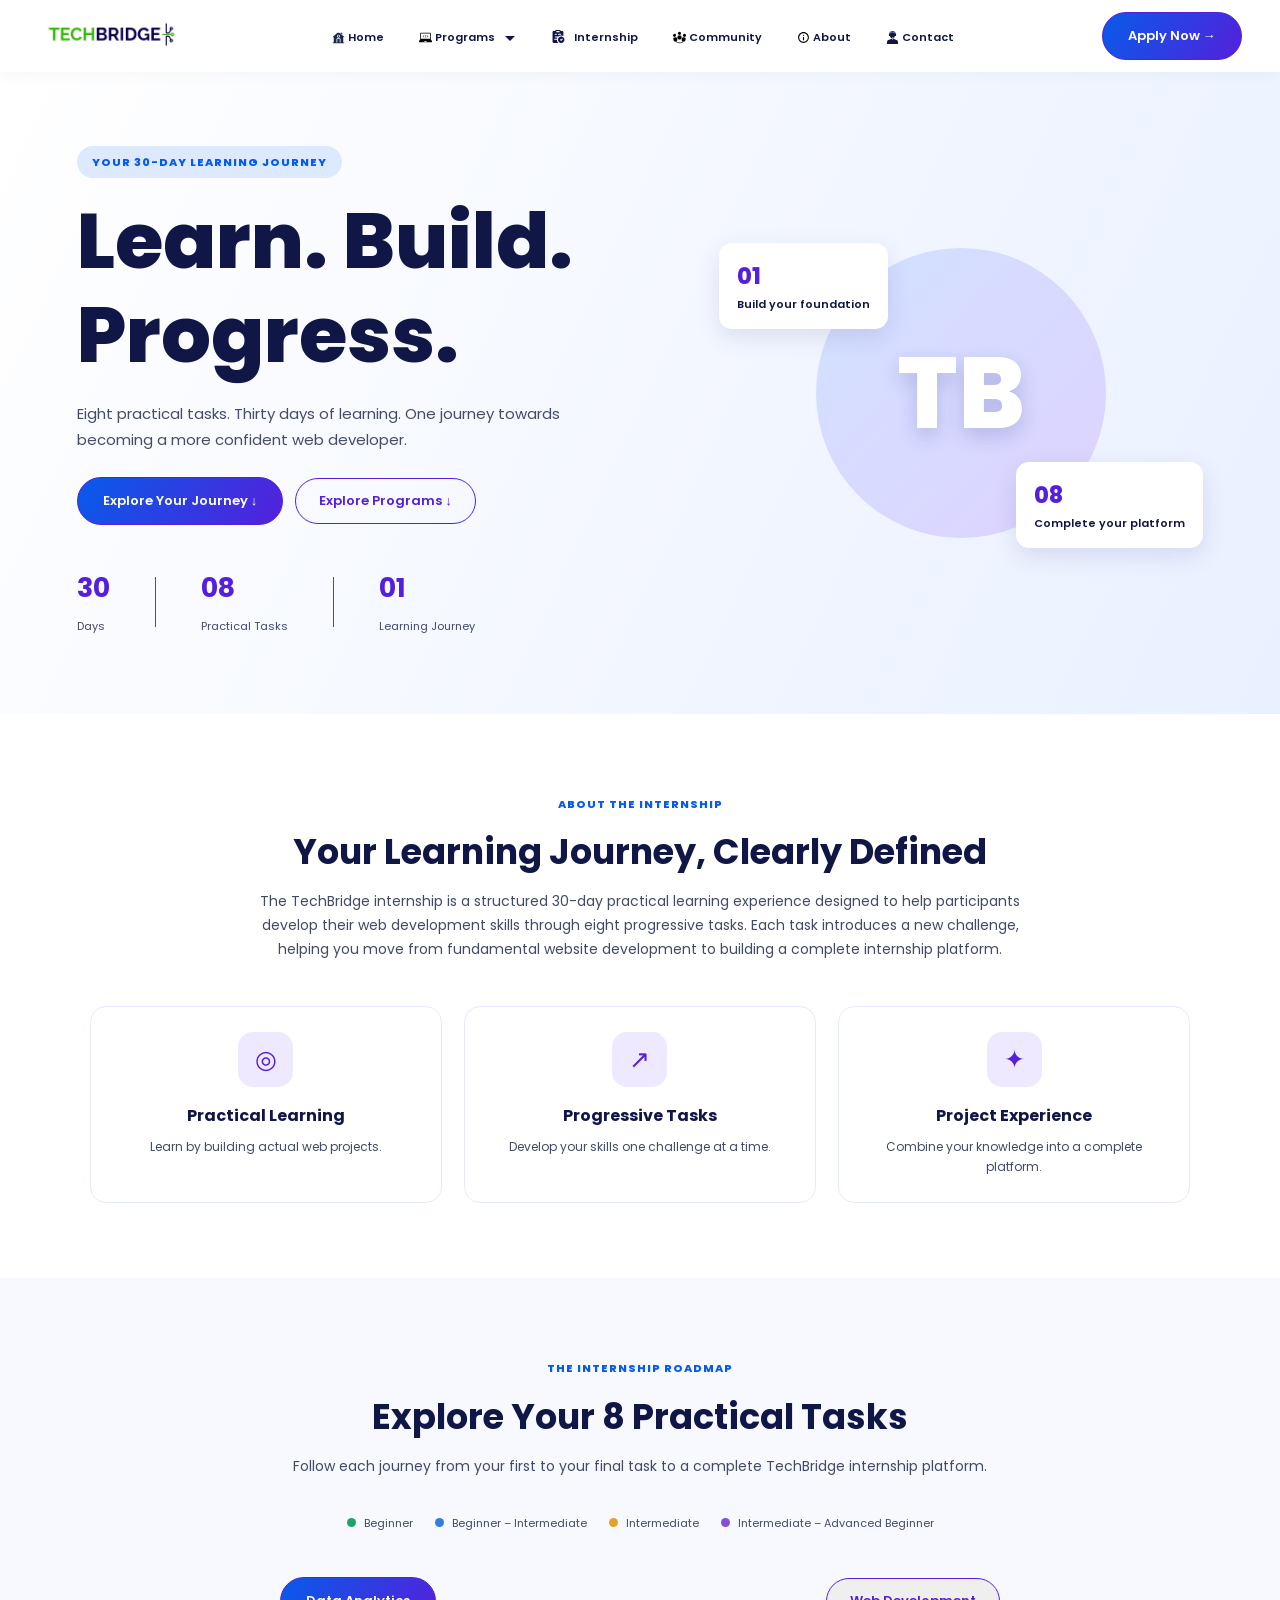
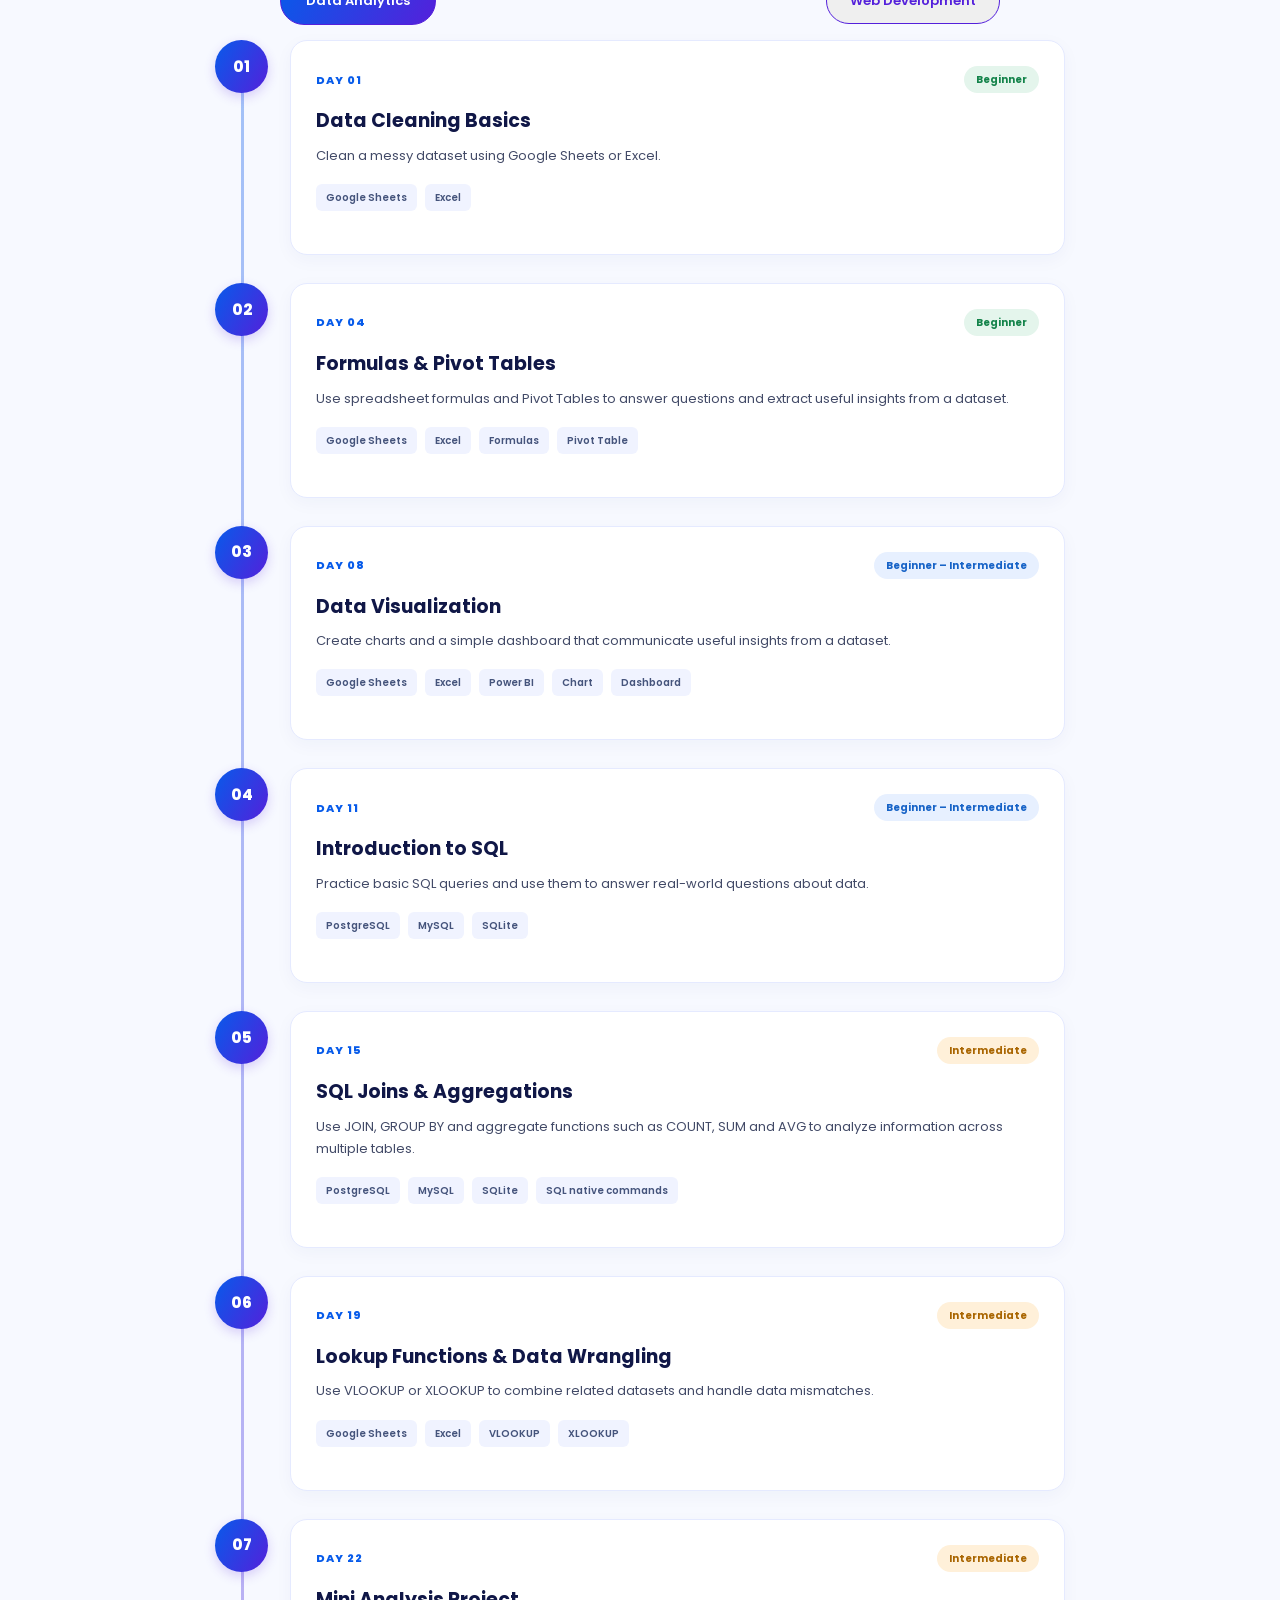
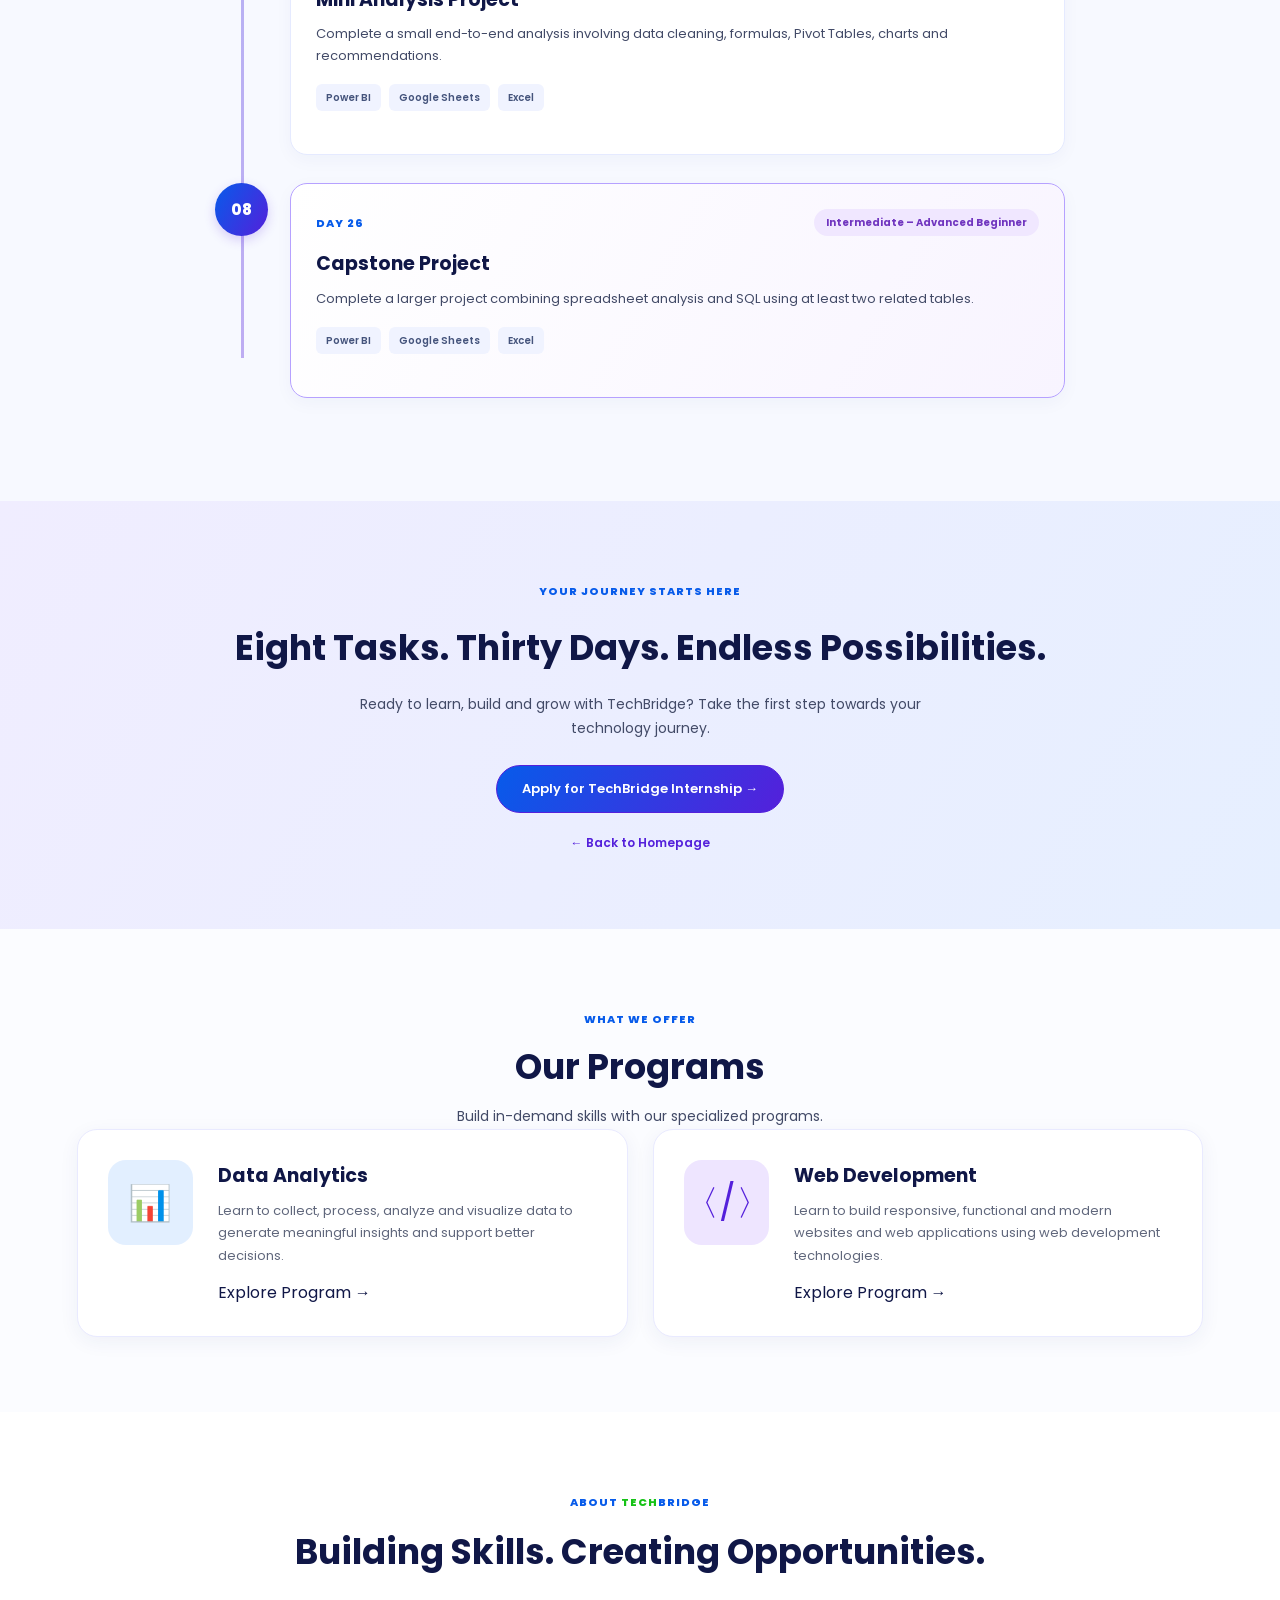
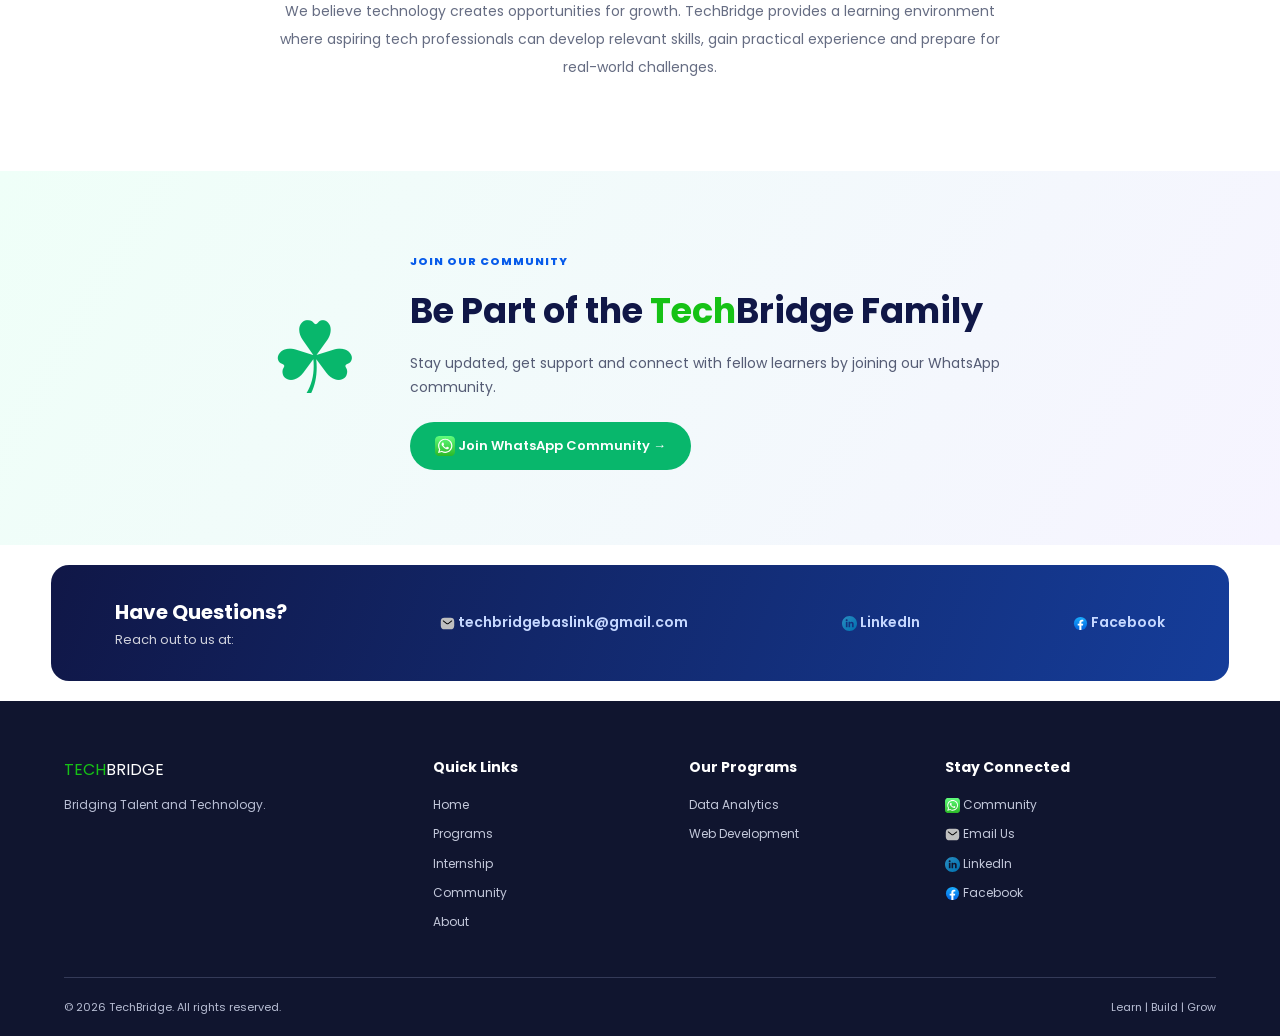
<file: Tasks.html>
<!DOCTYPE html>
<html lang="en">

    <head>
        <meta charset="UTF-8">
        <meta name="viewport" content="width=device-width, initial-scale=1.0">

        <title>Internship Tasks | TechBridge</title>

        <link rel="stylesheet" href="main.css">

        <link rel="preconnect" href="https://fonts.googleapis.com">
        <link href="https://fonts.googleapis.com/css2?family=Poppins:wght@400;500;600;700;800&display=swap"
            rel="stylesheet">
    </head>

    <body>
        <!-- main SECTION -->
        <section class="main">

            <div class="main-content">

                <span class="eyebrow">YOUR 30-DAY LEARNING JOURNEY</span>

                <h1>
                    Learn. Build.
                    <span>Progress.</span>
                </h1>

                <p>
                    Eight practical tasks. Thirty days of learning.
                    One journey towards becoming a more confident
                    web developer.
                </p>

                <div class="main-buttons">
                    <a href="#roadmap" class="primary-btn">
                        Explore Your Journey ↓
                    </a>

                    <a href="#programs" class="secondary-btn">
                        Explore Programs ↓
                    </a>
                </div>

                <div class="main-stats">

                    <div>
                        <h3>30</h3>
                        <span>Days</span>
                    </div>

                    <div class="main-vertical-seperator"></div>

                    <div>
                        <h3>08</h3>
                        <span>Practical Tasks</span>
                    </div>

                    <div class="main-vertical-seperator"></div>

                    <div>
                        <h3>01</h3>
                        <span>Learning Journey</span>
                    </div>

                </div>

            </div>

            <div class="main-visual">

                <div class="visual-circle"></div>

                <div class="visual-card card-one">
                    <span>01</span>
                    <p>Build your foundation</p>
                </div>

                <div class="visual-card card-two">
                    <span>08</span>
                    <p>Complete your platform</p>
                </div>

                <div class="visual-center">
                    TB
                </div>

            </div>

        </section>


        <!-- INTRODUCTION -->
        <section class="intro-section" id="internship-link">

            <div class="section-heading">
                <span class="section-tag">ABOUT THE INTERNSHIP</span>

                <h2>Your Learning Journey, Clearly Defined</h2>

                <p>
                    The TechBridge internship is a structured 30-day
                    practical learning experience designed to help
                    participants develop their web development skills
                    through eight progressive tasks.

                    Each task introduces a new challenge, helping you
                    move from fundamental website development to
                    building a complete internship platform.
                </p>
            </div>

            <div class="journey-highlights">

                <div class="highlight">
                    <span class="highlight-icon">◎</span>
                    <h3>Practical Learning</h3>
                    <p>Learn by building actual web projects.</p>
                </div>

                <div class="highlight">
                    <span class="highlight-icon">↗</span>
                    <h3>Progressive Tasks</h3>
                    <p>Develop your skills one challenge at a time.</p>
                </div>

                <div class="highlight">
                    <span class="highlight-icon">✦</span>
                    <h3>Project Experience</h3>
                    <p>Combine your knowledge into a complete platform.</p>
                </div>

            </div>

        </section>


        <!-- ROADMAP -->
        <section class="roadmap-section" id="roadmap">

            <div class="section-heading">

                <span class="section-tag">THE INTERNSHIP ROADMAP</span>

                <h2>Explore Your 8 Practical Tasks</h2>

                <p>
                    Follow each journey from your first to your final task to a complete TechBridge internship platform.
                </p>

            </div>


            <!-- PROGRESSION LEGEND -->
            <div class="difficulty-legend">

                <span>
                    <i class="dot beginner"></i>
                    Beginner
                </span>

                <span>
                    <i class="dot developing"></i>
                    Beginner – Intermediate
                </span>

                <span>
                    <i class="dot intermediate"></i>
                    Intermediate
                </span>

                <span>
                    <i class="dot advanced"></i>
                    Intermediate – Advanced Beginner
                </span>

            </div>

            <div class="d-flex">
                <button class="sk primary-btn" onclick="skBtnToggle(this), displayDataTasks()">
                    Data Analytics
                </button>

                <button class="sk secondary-btn" onclick="skBtnToggle(this), displayWebTasks()">
                    Web Development
                </button>
            </div>

            <div class="roadmap data-alt">

                <!-- TASK 1 -->
                <article class="task-item">

                    <div class="timeline-marker">01</div>

                    <div class="task-card">

                        <div class="task-top">
                            <span class="task-day">DAY 01</span>
                            <span class="difficulty beginner">Beginner</span>
                        </div>

                        <h3>Data Cleaning Basics</h3>

                        <p>
                            Clean a messy dataset using Google Sheets or Excel.
                        </p>

                        <div class="task-tags">
                            <span>Google Sheets</span>
                            <span>Excel</span>
                        </div>

                    </div>

                </article>


                <!-- TASK 2 -->
                <article class="task-item">

                    <div class="timeline-marker">02</div>

                    <div class="task-card">

                        <div class="task-top">
                            <span class="task-day">DAY 04</span>
                            <span class="difficulty beginner">Beginner</span>
                        </div>

                        <h3>Formulas & Pivot Tables</h3>

                        <p>
                            Use spreadsheet formulas and Pivot Tables to answer questions and extract useful insights from a dataset.
                        </p>

                        <div class="task-tags">
                            <span>Google Sheets</span>
                            <span>Excel</span>
                            <span>Formulas</span>
                            <span>Pivot Table</span>
                        </div>

                    </div>

                </article>


                <!-- TASK 3 -->
                <article class="task-item">

                    <div class="timeline-marker">03</div>

                    <div class="task-card">

                        <div class="task-top">
                            <span class="task-day">DAY 08</span>
                            <span class="difficulty developing">
                                Beginner – Intermediate
                            </span>
                        </div>

                        <h3>Data Visualization</h3>

                        <p>
                            Create charts and a simple dashboard that communicate useful insights from a dataset.
                        </p>

                        <div class="task-tags">
                            <span>Google Sheets</span>
                            <span>Excel</span>
                            <span>Power BI</span>
                            <span>Chart</span>
                            <span>Dashboard</span>
                        </div>

                    </div>

                </article>


                <!-- TASK 4 -->
                <article class="task-item">

                    <div class="timeline-marker">04</div>

                    <div class="task-card">

                        <div class="task-top">
                            <span class="task-day">DAY 11</span>
                            <span class="difficulty developing">
                                Beginner – Intermediate
                            </span>
                        </div>

                        <h3>Introduction to SQL</h3>

                        <p>
                            Practice basic SQL queries and use them to answer real-world questions about data.
                        </p>

                        <div class="task-tags">
                            <span>PostgreSQL</span>
                            <span>MySQL</span>
                            <span>SQLite</span>
                        </div>

                    </div>

                </article>


                <!-- TASK 5 -->
                <article class="task-item">

                    <div class="timeline-marker">05</div>

                    <div class="task-card">

                        <div class="task-top">
                            <span class="task-day">DAY 15</span>
                            <span class="difficulty intermediate">
                                Intermediate
                            </span>
                        </div>

                        <h3>SQL Joins & Aggregations</h3>

                        <p>
                            Use JOIN, GROUP BY and aggregate functions such as COUNT, SUM and AVG to analyze information across multiple tables.
                        </p>

                        <div class="task-tags">
                            <span>PostgreSQL</span>
                            <span>MySQL</span>
                            <span>SQLite</span>
                            <span>SQL native commands</span>
                        </div>

                    </div>

                </article>


                <!-- TASK 6 -->
                <article class="task-item">

                    <div class="timeline-marker">06</div>

                    <div class="task-card">

                        <div class="task-top">
                            <span class="task-day">DAY 19</span>
                            <span class="difficulty intermediate">
                                Intermediate
                            </span>
                        </div>

                        <h3>Lookup Functions & Data Wrangling</h3>

                        <p>
                            Use VLOOKUP or XLOOKUP to combine related datasets and handle data mismatches.
                        </p>

                        <div class="task-tags">
                            <span>Google Sheets</span>
                            <span>Excel</span>
                            <span>VLOOKUP</span>
                            <span>XLOOKUP</span>
                        </div>

                    </div>

                </article>


                <!-- TASK 7 -->
                <article class="task-item">

                    <div class="timeline-marker">07</div>

                    <div class="task-card">

                        <div class="task-top">
                            <span class="task-day">DAY 22</span>
                            <span class="difficulty intermediate">
                                Intermediate
                            </span>
                        </div>

                        <h3>Mini Analysis Project</h3>

                        <p>
                            Complete a small end-to-end analysis involving data cleaning, formulas, Pivot Tables, charts and recommendations.
                        </p>

                        <div class="task-tags">
                            <span>Power BI</span>
                            <span>Google Sheets</span>
                            <span>Excel</span>
                        </div>

                    </div>

                </article>


                <!-- TASK 8 -->
                <article class="task-item">

                    <div class="timeline-marker">08</div>

                    <div class="task-card final-task">

                        <div class="task-top">
                            <span class="task-day">DAY 26</span>
                            <span class="difficulty advanced">
                                Intermediate – Advanced Beginner
                            </span>
                        </div>

                        <h3>Capstone Project</h3>

                        <p>
                           Complete a larger project combining spreadsheet analysis and SQL using at least two related tables.
                        </p>

                        <div class="task-tags">
                            <span>Power BI</span>
                            <span>Google Sheets</span>
                            <span>Excel</span>
                        </div>

                    </div>

                </article>

            </div>


            <div class="roadmap web-dev d-none">

                <!-- TASK 1 -->
                <article class="task-item">

                    <div class="timeline-marker">01</div>

                    <div class="task-card">

                        <div class="task-top">
                            <span class="task-day">DAY 01</span>
                            <span class="difficulty beginner">Beginner</span>
                        </div>

                        <h3>Build the TechBridge Homepage</h3>

                        <p>
                            Create the first version of the TechBridge
                            website using HTML and CSS.
                        </p>

                        <div class="task-tags">
                            <span>HTML5</span>
                            <span>CSS3</span>
                            <span>Web Design</span>
                        </div>

                    </div>

                </article>


                <!-- TASK 2 -->
                <article class="task-item">

                    <div class="timeline-marker">02</div>

                    <div class="task-card">

                        <div class="task-top">
                            <span class="task-day">DAY 04</span>
                            <span class="difficulty beginner">Beginner</span>
                        </div>

                        <h3>Build the TechBridge Programs Experience</h3>

                        <p>
                            Create a Programs experience that presents TechBridge's available learning programs.
                        </p>

                        <div class="task-tags">
                            <span>HTML5</span>
                            <span>CSS3</span>
                            <span>Responsive Design</span>
                        </div>

                    </div>

                </article>


                <!-- TASK 3 -->
                <article class="task-item">

                    <div class="timeline-marker">03</div>

                    <div class="task-card">

                        <div class="task-top">
                            <span class="task-day">DAY 08</span>
                            <span class="difficulty developing">
                                Beginner – Intermediate
                            </span>
                        </div>

                        <h3>Build the Internship Tasks Experience</h3>

                        <p>
                            Create an interface that presents the TechBridge internship tasks and helps users understand the internship journey.
                        </p>

                        <div class="task-tags">
                            <span>HTML5</span>
                            <span>CSS3</span>
                            <span>Timeline Design</span>
                        </div>

                    </div>

                </article>


                <!-- TASK 4 -->
                <article class="task-item">

                    <div class="timeline-marker">04</div>

                    <div class="task-card">

                        <div class="task-top">
                            <span class="task-day">DAY 11</span>
                            <span class="difficulty developing">
                                Beginner – Intermediate
                            </span>
                        </div>

                        <h3>Build an Interactive Internship Roadmap</h3>

                        <p>
                            Use JavaScript to allow visitors to switch between the Data Analytics and Web Development internship tracks.
                        </p>

                        <div class="task-tags">
                            <span>JavaScript</span>
                            <span>DOM</span>
                            <span>Interactivity</span>
                        </div>

                    </div>

                </article>


                <!-- TASK 5 -->
                <article class="task-item">

                    <div class="timeline-marker">05</div>

                    <div class="task-card">

                        <div class="task-top">
                            <span class="task-day">DAY 15</span>
                            <span class="difficulty intermediate">
                                Intermediate
                            </span>
                        </div>

                        <h3>Build the Intern Registration Experience</h3>

                        <p>
                            Create a professional registration and onboarding interface for TechBridge interns.
                        </p>

                        <div class="task-tags">
                            <span>HTML</span>
                            <span>CSS</span>
                            <span>Forms</span>
                        </div>

                    </div>

                </article>


                <!-- TASK 6 -->
                <article class="task-item">

                    <div class="timeline-marker">06</div>

                    <div class="task-card">

                        <div class="task-top">
                            <span class="task-day">DAY 19</span>
                            <span class="difficulty intermediate">
                                Intermediate
                            </span>
                        </div>

                        <h3>Build the Task Submission System</h3>

                        <p>
                            Create an interface through which interns can prepare and submit their task work.
                        </p>

                        <div class="task-tags">
                            <span>JavaScript</span>
                            <span>Forms</span>
                            <span>File Inputs</span>
                        </div>

                    </div>

                </article>


                <!-- TASK 7 -->
                <article class="task-item">

                    <div class="timeline-marker">07</div>

                    <div class="task-card">

                        <div class="task-top">
                            <span class="task-day">DAY 22</span>
                            <span class="difficulty intermediate">
                                Intermediate
                            </span>
                        </div>

                        <h3>Build the Intern Dashboard</h3>

                        <p>
                            Create a dashboard where an intern can view their profile, progress, tasks and submissions.
                        </p>

                        <div class="task-tags">
                            <span>HTML</span>
                            <span>CSS</span>
                            <span>JavaScript</span>
                        </div>

                    </div>

                </article>


                <!-- TASK 8 -->
                <article class="task-item">

                    <div class="timeline-marker">08</div>

                    <div class="task-card final-task">

                        <div class="task-top">
                            <span class="task-day">DAY 26</span>
                            <span class="difficulty advanced">
                                Intermediate – Advanced Beginner
                            </span>
                        </div>

                        <h3>Build the Complete TechBridge Internship Platform</h3>

                        <p>
                            Combine the different components created during the internship into a complete TechBridge platform.
                        </p>

                        <div class="task-tags">
                            <span>Integration</span>
                            <span>HTML</span>
                            <span>CSS</span>
                            <span>JavaScript</span>
                        </div>

                    </div>

                </article>

            </div>

        </section>


        <!-- FINAL CTA -->
        <section class="final-cta">

            <span class="section-tag">YOUR JOURNEY STARTS HERE</span>

            <h2>Eight Tasks. Thirty Days. Endless Possibilities.</h2>

            <p>
                Ready to learn, build and grow with TechBridge?
                Take the first step towards your technology journey.
            </p>

            <a href="YOUR_APPLICATION_FORM_URL" class="primary-btn">
                Apply for TechBridge Internship →
            </a>

            <a href="index.html" class="back-link">
                ← Back to Homepage
            </a>

        </section>

        <!-- programs we run -->
        <section class="programs section" id="programs">

        </section>

        <script src="main.js" defer></script>

    </body>
</html>
</file>
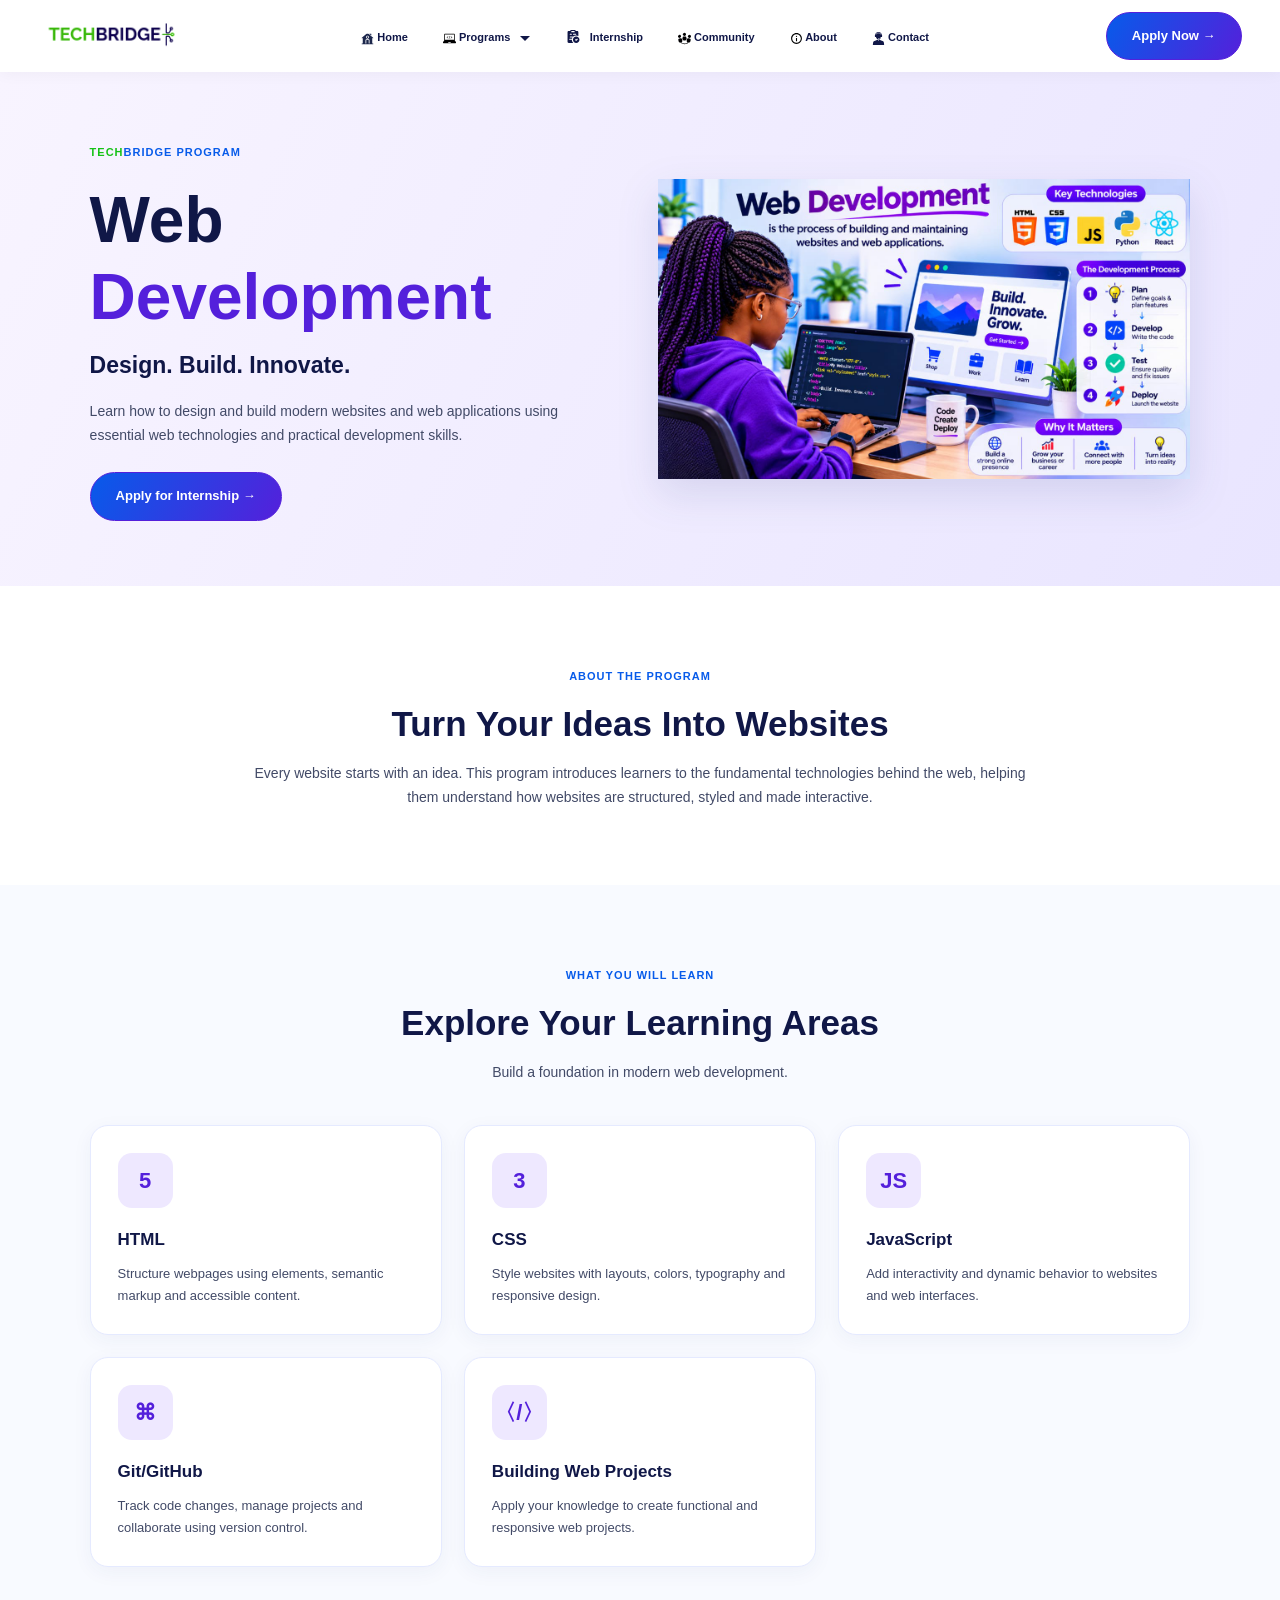
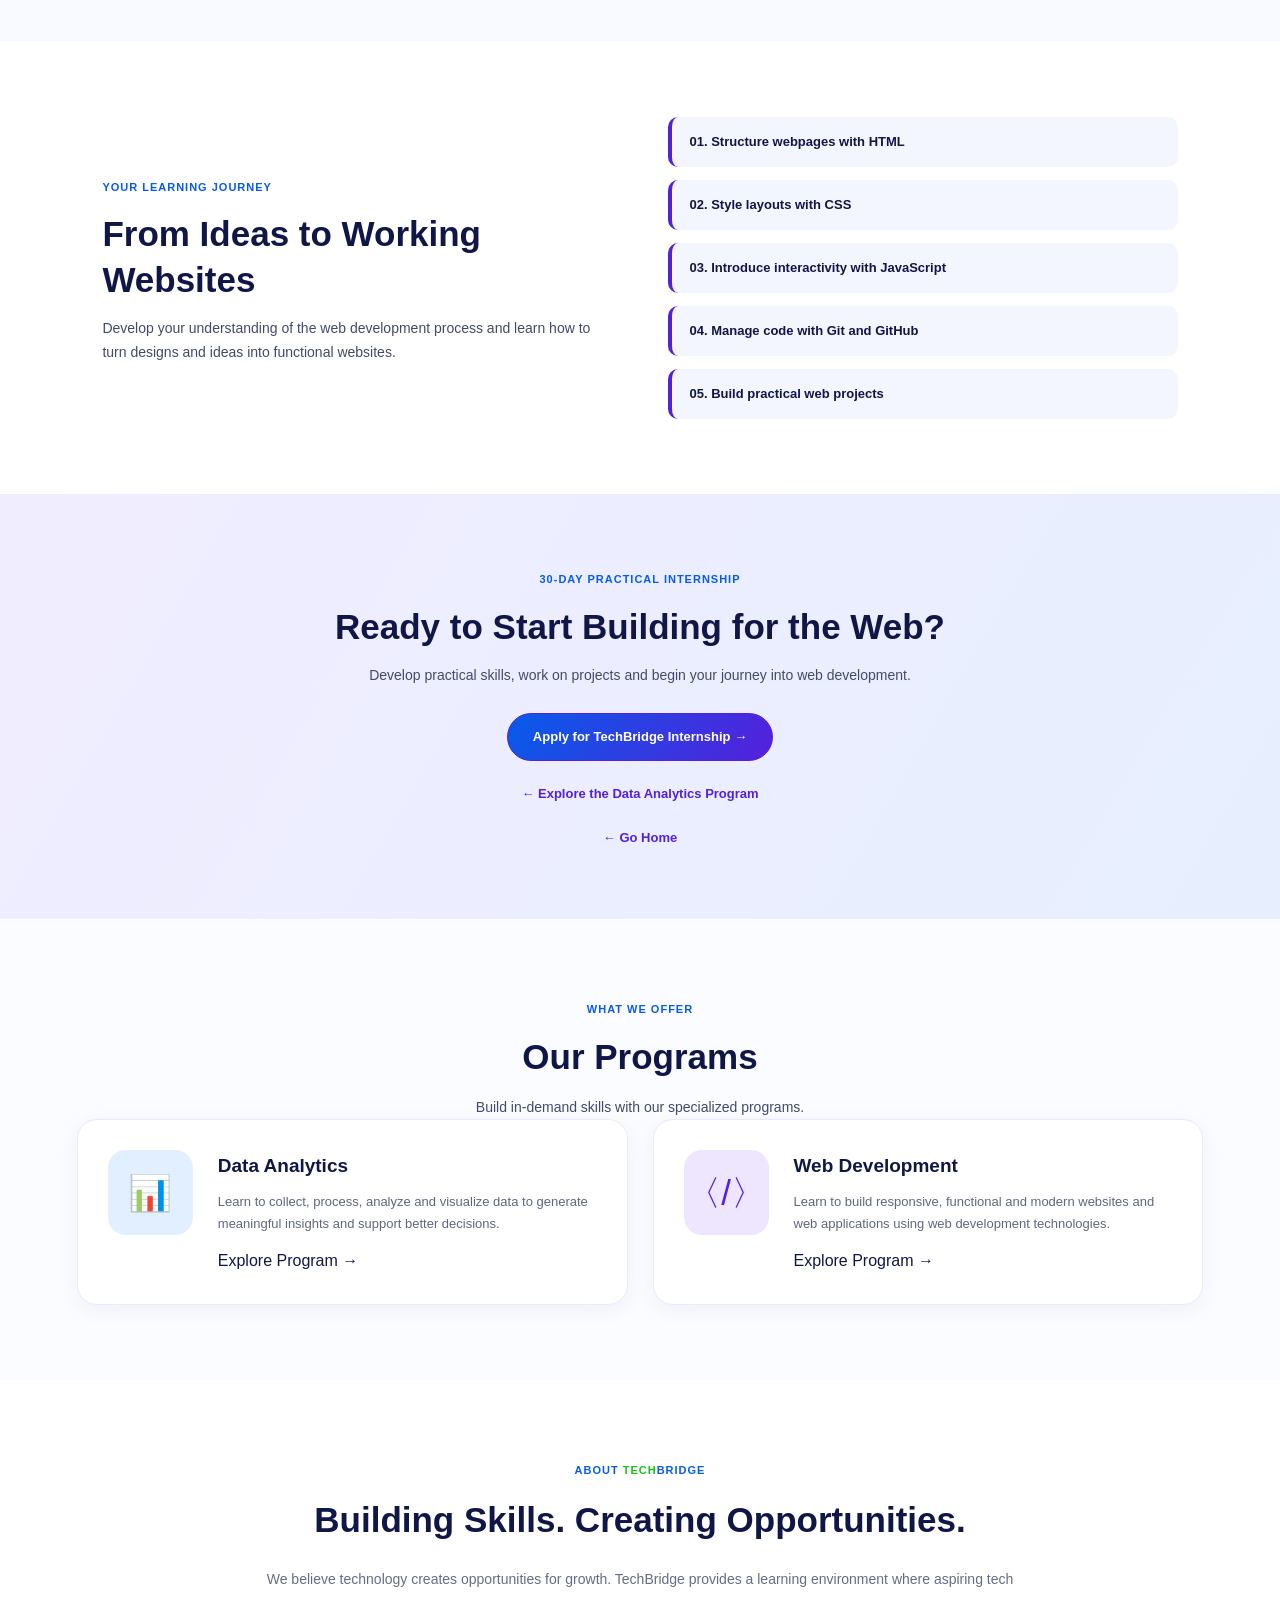
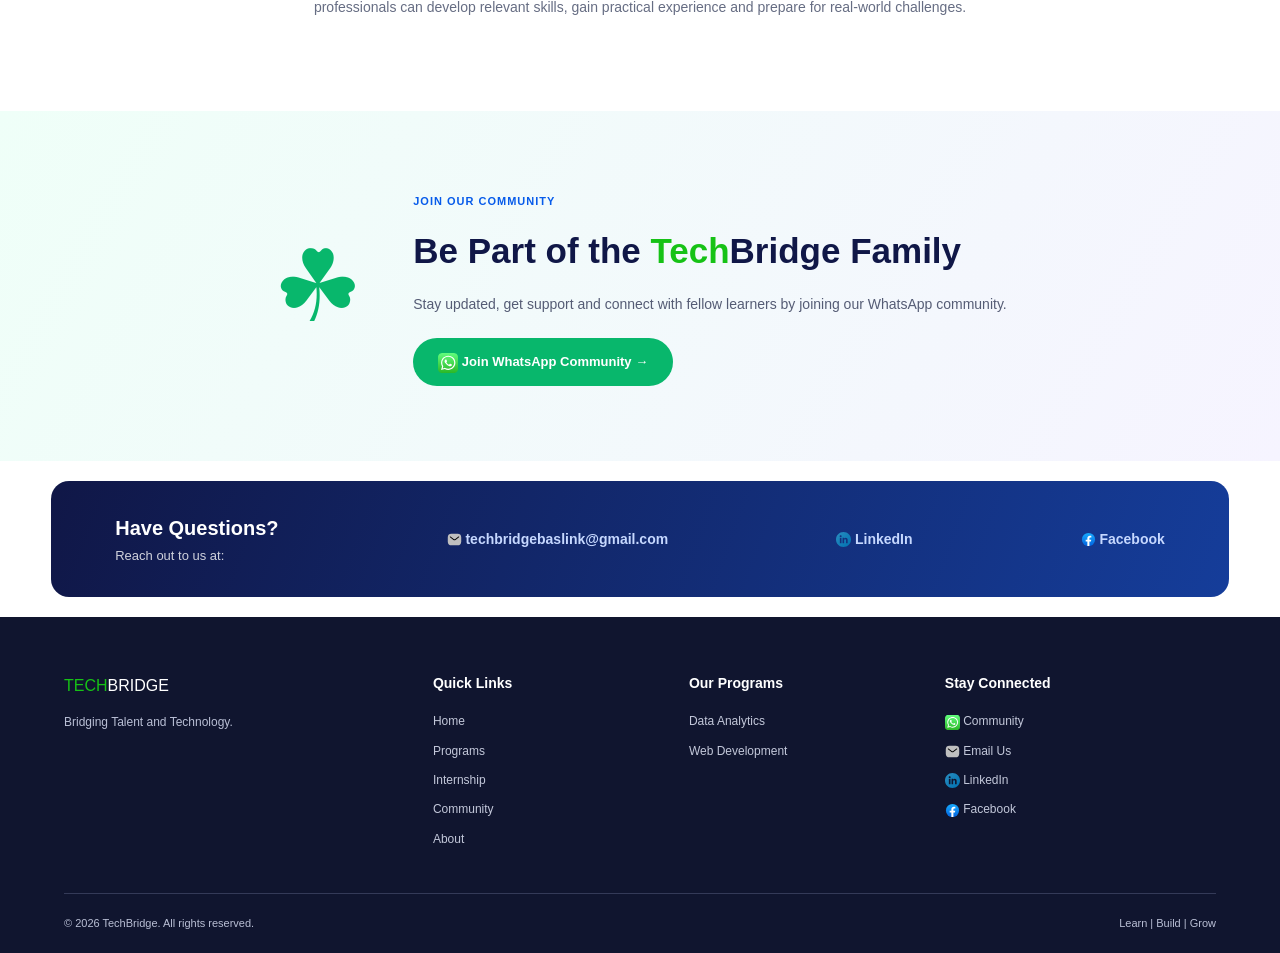
<file: WebDev.html>
<!DOCTYPE html>
<html lang="en">
    <head>
        <meta charset="UTF-8">
        <meta name="viewport" content="width=device-width, initial-scale=1.0">

        <title>Web Development | TechBridge</title>

        <link rel="stylesheet" href="main.css">
    </head>

    <body>

        <!-- main content -->
        <section class="program-main web-main" id="internship">

            <div class="program-main-content">

                <span class="section-tag"><span class="c-green">TECH</span>BRIDGE PROGRAM</span>

                <h1>
                    Web <span>Development</span>
                </h1>

                <h2>Design. Build. Innovate.</h2>

                <p>
                    Learn how to design and build modern websites
                    and web applications using essential web
                    technologies and practical development skills.
                </p>

                <a href="https://forms.gle/8EbdSy5ttGfLZfjv5?utm_source=chatgpt.com"
                class="primary-btn">
                    Apply for Internship →
                </a>

            </div>

            <div class="program-image">
                <img src="images/WhatsApp Image 2026-11-06 at 11.40.08 PM.jpeg"
                    alt="Web developer working on a laptop">
            </div>

        </section>

        <!-- introduction -->
        <section class="content-section">

            <div class="section-heading">
                <span class="section-tag">ABOUT THE PROGRAM</span>

                <h2>Turn Your Ideas Into Websites</h2>

                <p>
                    Every website starts with an idea. This program
                    introduces learners to the fundamental technologies
                    behind the web, helping them understand how websites
                    are structured, styled and made interactive.
                </p>
            </div>

        </section>

        <!-- skills -->
        <section class="skills-section">

            <div class="section-heading">
                <span class="section-tag">WHAT YOU WILL LEARN</span>
                <h2>Explore Your Learning Areas</h2>
                <p>Build a foundation in modern web development.</p>
            </div>

            <div class="skills-grid">

                <article class="skill-card">
                    <div class="skill-icon">5</div>
                    <h3>HTML</h3>
                    <p>
                        Structure webpages using elements,
                        semantic markup and accessible content.
                    </p>
                </article>

                <article class="skill-card">
                    <div class="skill-icon">3</div>
                    <h3>CSS</h3>
                    <p>
                        Style websites with layouts, colors,
                        typography and responsive design.
                    </p>
                </article>

                <article class="skill-card">
                    <div class="skill-icon">JS</div>
                    <h3>JavaScript</h3>
                    <p>
                        Add interactivity and dynamic behavior
                        to websites and web interfaces.
                    </p>
                </article>

                <article class="skill-card">
                    <div class="skill-icon">⌘</div>
                    <h3>Git/GitHub</h3>
                    <p>
                        Track code changes, manage projects
                        and collaborate using version control.
                    </p>
                </article>

                <article class="skill-card">
                    <div class="skill-icon">〈/〉</div>
                    <h3>Building Web Projects</h3>
                    <p>
                        Apply your knowledge to create
                        functional and responsive web projects.
                    </p>
                </article>

            </div>

        </section>

        <!-- expected learning outcome -->
        <section class="outcome-section">

            <div>
                <span class="section-tag">YOUR LEARNING JOURNEY</span>
                <h2>From Ideas to Working Websites</h2>

                <p>
                    Develop your understanding of the web development
                    process and learn how to turn designs and ideas
                    into functional websites.
                </p>
            </div>

            <div class="outcome-list">
                <div>01. Structure webpages with HTML</div>
                <div>02. Style layouts with CSS</div>
                <div>03. Introduce interactivity with JavaScript</div>
                <div>04. Manage code with Git and GitHub</div>
                <div>05. Build practical web projects</div>
            </div>

        </section>

        <!-- internship CTA -->
        <section class="cta-section">

            <span class="section-tag">30-DAY PRACTICAL INTERNSHIP</span>

            <h2>Ready to Start Building for the Web?</h2>

            <p>
                Develop practical skills, work on projects
                and begin your journey into web development.
            </p>

            <a href="https://forms.gle/8EbdSy5ttGfLZfjv5?utm_source=chatgpt.com"
            class="primary-btn">
                Apply for TechBridge Internship →
            </a>

            <a href="DataAnalysis.html" class="text-link">
                ← Explore the Data Analytics Program
            </a>

            <a href="index.html" class="text-link">
                ← Go Home
            </a>
        </section>

        <!-- programs we run -->
        <section class="programs section" id="programs">

        </section>

        <script src="main.js" defer></script>
    </body>
</html>
</file>
<file: main.css>
/* general style */
* {
    margin: 0;
    padding: 0;
    box-sizing: border-box;
    list-style: none;
    -webkit-tap-highlight-color: transparent;
}

:root {
    --blue: #075bea;
    --purple: #5420db;
    --dark: #101747;
    --text: #424a67;
    --light: #f3f6ff;
    --white: #ffffff;
    --border: #e5eaff;
    --gradient: linear-gradient(120deg, #075bea, #5420db);
}

html {
    scroll-behavior: smooth;
}

body {
    font-family: 'Poppins', Arial, sans-serif;
    color: var(--dark);
    background: var(--white);
    line-height: 1.7;
    overflow-x: hidden;
}

svg {
    fill: var(--dark);
}

img {
    max-width: 100%;
    display: block;
}

button {
    font: inherit;
}

a {
    text-decoration: none;
    color: inherit;
}

svg {
    vertical-align: middle;
}

.c-green {
    color: rgb(22, 194, 22);
}

/* nav */
.navbar {
    display: flex;
    align-items: center;
    justify-content: space-between;
    padding: 3px 3%;
    background: white;
    position: sticky;
    top: 0;
    z-index: 100;
    box-shadow: 0 2px 15px rgba(0,0,0,.04);
}

.logo {
    height: fit-content;
    width: fit-content;
    display: flex;
    align-items: center;
}

.logo-icon {
    padding: 3px;
    height: fit-content;
    width: fit-content;
}

.logo-icon img {
    padding: 0;
    width: 140px;
    height: 60px;
    object-fit: cover;
    overflow: visible;
}

.nav-links {
    display: none;
    position: fixed;
    gap: 20px;
    align-items: center;
    background: var(--light);
    box-shadow: 5px 0 20px rgba(30, 50, 120, .1);
    padding: 20px;
    top: 0;
    left: -100%;
    height: 100dvh;
    z-index: 200;
    transition: ease-in-out .1s;
}


.nav-links:hover, .nav-links:focus, .nav-links svg:hover, .nav-links svg:focus {
    fill: var(--purple);
    color: var(--purple);
}

.nav-links li {
    padding: 7px 2px;
}

.big-screen-nav {
    display: flex;
    gap: 25px;
}

.clip-absolute {
    position: relative;
}

.d-none {
    display: none;
}

.d-flex {
    display: flex;
    justify-content: space-around;
    margin-bottom: 15px;
    gap: 10px;
    align-items: center;
}

.navbar nav a {
    font-size: 11px;
    font-weight: 600;
    transition: .3s;
    margin: 0 5px;
}

.navbar nav a:hover, .navbar nav a:focus {
    color: var(--purple);
}

.svg:hover, .svg:focus {
    fill: var(--purple);
}


.nav-dropdown {
    position: absolute;
    display: none;
    top: 30px;
    left: 0;
    background: white;
    padding: 10px;
    border: 0.1px solid var(--text);
    border-radius: 20px;
    transition: .3s;
    height: fit-content;
    width: 180px;
}

.nav-dropdown:hover {
    transform: translateY(-6px);
    box-shadow: 0 12px 30px rgba(30,50,120,.12);
}

.nav-dropdown a{
    display: flex;
    justify-content: space-between;
}

.nav-btn,
.primary-btn {
    background: linear-gradient(120deg, var(--blue), var(--purple));
    color: white;
    padding: 12px 25px;
    border: 0.05px solid var(--purple);
    border-radius: 30px;
    font-size: 13px;
    font-weight: 600;
    display: inline-block;
    transition: .3s;
}

.nav-btn:hover,
.primary-btn:hover {
    transform: translateY(-3px);
    box-shadow: 0 8px 20px rgba(84,32,219,.25);
}

/* main */
.main {
    min-height: 520px;
    padding: 75px 6%;
    display: flex;
    align-items: center;
    justify-content: space-between;
    background: linear-gradient(115deg, #fff, #e9f0ff);
    overflow: hidden;
}

.main-content {
    max-width: 580px;
}

.eyebrow,
.section-tag {
    color: var(--blue);
    font-size: 12px;
    font-weight: 700;
    letter-spacing: 1px;
}

.eyebrow {
    background: #dce9ff;
    padding: 7px 15px;
    border-radius: 20px;
}

.main h1 {
    font-size: clamp(48px, 7vw, 78px);
    font-weight: 800;
    line-height: 1.2;
    margin: 20px 0 5px;
}

.main h2 {
    font-size: clamp(22px, 3vw, 34px);
    line-height: 1.3;
}

.main h2 span {
    color: var(--purple);
}

.main-content p {
    max-width: 500px;
    margin: 20px 0 25px;
    color: #454b68;
    font-size: 15px;
}

.main-buttons {
    display: flex;
    gap: 12px;
    align-items: center;
}

.secondary-btn {
    border: 1px solid var(--purple);
    color: var(--purple);
    padding: 11px 22px;
    border-radius: 30px;
    font-size: 13px;
    font-weight: 600;
}

.main-visual {
    width: 43%;
    height: 350px;
    position: relative;
    display: flex;
    align-items: center;
    justify-content: center;
}


.main-stats {
    display: flex;
    gap: 45px;
    margin-top: 40px;
}

.main-vertical-seperator {
    height: 50px;
    width: 1px;
    background: #075bea;
    align-self: center;
}

.main-stats h3 {
    font-size: 27px;
    color: var(--purple);
}

.main-stats span {
    color: var(--text);
    font-size: 11px;
}


.visual-circle {
    position: absolute;
    width: 310px;
    height: 310px;
    border-radius: 50%;
    background: linear-gradient(135deg, #b7d1ff, #c8aaff);
    opacity: .7;
}

.main-symbol {
    z-index: 1;
    font-size: 120px;
    font-weight: 800;
    color: white;
    text-shadow: 0 8px 25px rgba(35,40,130,.25);
}

.visual-card {
    position: absolute;
    z-index: 2;
    background: white;
    padding: 15px;
    border-radius: 12px;
    box-shadow: 0 10px 30px rgba(30,50,120,.12);
    font-size: 13px;
    font-weight: 600;
}

.analytics {
    top: 35px;
    left: 0;
}

.coding {
    bottom: 35px;
    right: 0;
}

/* gen sec */
.section {
    padding: 75px 6%;
}

.section-heading {
    text-align: center;
    margin-bottom: 35px;
}

.section h2 {
    font-size: clamp(25px, 3vw, 35px);
    margin: 8px 0;
}

.section-heading p,
.about p {
    color: #666d83;
    font-size: 14px;
}

.about {
    text-align: center;
    max-width: 950px;
    margin: auto;
}

.about p {
    max-width: 750px;
    margin: 15px auto;
    line-height: 2;
}

/* programs */
.programs {
    background: #fbfcff;
}

.program-grid {
    display: grid;
    grid-template-columns: repeat(2, 1fr);
    gap: 25px;
}

.program-card {
    display: flex;
    align-items: flex-start;
    gap: 25px;
    background: white;
    padding: 30px;
    border: 1px solid #e9eaff;
    border-radius: 20px;
    box-shadow: 0 5px 20px rgba(30,50,120,.06);
    transition: .3s;
}

.program-card:hover {
    transform: translateY(-6px);
    box-shadow: 0 12px 30px rgba(30,50,120,.12);
}

.program-icon {
    min-width: 85px;
    height: 85px;
    display: grid;
    place-items: center;
    border-radius: 18px;
    font-size: 35px;
}

.blue-icon {
    background: #e2efff;
}

.purple-icon {
    background: #eee5ff;
    color: var(--purple);
}

.program-card h3 {
    font-size: 19px;
    margin-bottom: 8px;
}

.program-card p {
    color: #60677c;
    font-size: 13px;
    margin-bottom: 12px;
}

.program-card a {
    color: var(--blue);
    font-size: 13px;
    font-weight: 700;
}

/* internship */
.internship {
    margin: 20px 4%;
    padding: 55px 4%;
    border-radius: 22px;
    background: linear-gradient(110deg, #f1edff, #e4eaff);
    display: grid;
    grid-template-columns: 1fr 1fr;
    gap: 40px;
}

.internship-tag {
    border: 1px solid var(--purple);
    color: var(--purple);
    padding: 6px 15px;
    border-radius: 20px;
    font-size: 11px;
    font-weight: 700;
}

.internship-content h2 {
    margin-top: 20px;
}

.internship-content p {
    font-size: 14px;
    color: #555c75;
    margin: 15px 0 25px;
}

.benefits {
    border-left: 1px solid #b9a9ff;
    padding: 15px 30px;
}

.benefits h3 {
    font-size: 20px;
    margin-bottom: 15px;
}

.benefits ul {
    list-style: none;
}

.benefits li {
    margin: 13px 0;
    font-size: 13px;
}

.benefits li::first-letter {
    color: var(--purple);
    font-weight: 800;
}

/* apply */
.apply-section {
    text-align: center;
}

.apply-section p {
    color: #646b80;
    font-size: 14px;
    margin: 15px 0 25px;
}

/* community */
.community {
    display: flex;
    align-items: center;
    justify-content: center;
    gap: 50px;
    background: linear-gradient(120deg, #effff8, #f6f4ff);
}

.community-icon {
    font-size: 100px;
    color: #08b76c;
}

.community-content {
    max-width: 600px;
}

.community-content p {
    color: #555c75;
    font-size: 14px;
    margin: 12px 0 22px;
}

.whatsapp-btn {
    display: inline-block;
    background: #08b76c;
    color: white;
    padding: 13px 25px;
    border-radius: 30px;
    font-size: 13px;
    font-weight: 600;
    transition: .3s;
}

.whatsapp-btn:hover {
    background: #069b5c;
    transform: translateY(-3px);
}

/* contact */
.contact-section {
    margin: 20px 4%;
    padding: 30px 5%;
    border-radius: 18px;
    background: linear-gradient(110deg, #101747, #153d9a);
    color: white;
    display: flex;
    justify-content: space-between;
    align-items: center;
    gap: 20px;
}

.contact-section h3 {
    font-size: 20px;
}

.contact-section p {
    font-size: 13px;
    opacity: .8;
}

.contact-section a {
    font-size: 14px;
    font-weight: 600;
    color: #c6d8ff;
}

/* footer */
footer {
    background: #10152f;
    color: white;
    padding: 55px 5% 20px;
}

.footer-main {
    display: grid;
    grid-template-columns: 1.5fr 1fr 1fr 1.2fr;
    gap: 30px;
    padding-bottom: 35px;
}

.footer-brand p {
    font-size: 12px;
    color: #b9bfd5;
    margin-top: 12px;
}

footer h4 {
    font-size: 14px;
    margin-bottom: 15px;
}

.footer-main > div:not(:first-child) a {
    display: block;
    color: #c3c8da;
    font-size: 12px;
    margin: 9px 0;
    transition: .3s;
}

.footer-main a:hover {
    color: #9eafff;
}

.footer-bottom {
    border-top: 1px solid #343a58;
    padding-top: 20px;
    display: flex;
    justify-content: space-between;
    font-size: 11px;
    color: #b9bfd5;
}

.menu-toggle {
    display: none;
    position: fixed;
    bottom: 60px;
    right: 20px;
    border: 0;
    padding: 4px 10px;
    border-radius: 20%;
    box-shadow: 0 10px 30px rgba(30,50,120,.12);
    background: var(--purple);
    color: var(--light);
    font-size: 25px;
    cursor: pointer;
    z-index: 100;
}

.menu-toggle:hover,
.menu-toggle:focus {
    border-radius: 20%;
    background: var(--blue);
}

/* PROGRAM main */

.program-main {
    display: grid;
    grid-template-columns: 1fr 1fr;
    align-items: center;
    gap: 35px;
    padding: 65px 7%;
    min-height: 460px;
    overflow: hidden;
}

.analytics-main {
    background: linear-gradient(115deg, #f4f8ff, #e2efff);
}

.web-main {
    background: linear-gradient(115deg, #f8f4ff, #e9e5ff);
}

.program-main-content {
    max-width: 580px;
}

.section-tag {
    color: var(--blue);
    font-size: 11px;
    font-weight: 800;
    letter-spacing: 1.2px;
}

.program-main h1 {
    font-size: clamp(40px, 5vw, 65px);
    line-height: 1.2;
    margin: 18px 0 10px;
    font-weight: 800;
}

.program-main h1 span {
    color: var(--purple);
}

.program-main h2 {
    font-size: 23px;
    margin-bottom: 15px;
}

.program-main p {
    color: var(--text);
    font-size: 14px;
    max-width: 480px;
    margin-bottom: 25px;
}

.program-image {
    display: flex;
    justify-content: center;
    align-items: center;
    min-width: 0;
}

.program-image img {
    width: 100%;
    max-height: 360px;
    object-fit: contain;
    filter: drop-shadow(0 15px 20px rgba(30, 50, 120, .12));
}

/* SECTION HEADINGS */

.content-section {
    padding: 75px 7%;
}

.section-heading {
    text-align: center;
    max-width: 800px;
    margin: auto;
}

.section-heading h2,
.outcome-section h2,
.cta-section h2 {
    font-size: clamp(25px, 3vw, 35px);
    line-height: 1.3;
    margin: 12px 0;
}

.section-heading p {
    color: var(--text);
    font-size: 14px;
    margin-top: 15px;
}

/* SKILLS */

.skills-section {
    background: #f8faff;
    padding: 75px 7%;
}

.skills-grid {
    display: grid;
    grid-template-columns: repeat(3, 1fr);
    gap: 22px;
    margin-top: 40px;
}

.skill-card {
    background: white;
    padding: 27px;
    border: 1px solid var(--border);
    border-radius: 18px;
    box-shadow: 0 5px 20px rgba(30, 50, 120, .05);
    transition: .3s;
}

.skill-card:hover {
    transform: translateY(-6px);
    box-shadow: 0 12px 25px rgba(30, 50, 120, .1);
}

.skill-icon {
    width: 55px;
    height: 55px;
    display: grid;
    place-items: center;
    border-radius: 14px;
    background: #eee8ff;
    color: var(--purple);
    font-size: 22px;
    font-weight: 800;
    margin-bottom: 18px;
}

.skill-card h3 {
    font-size: 17px;
    margin-bottom: 8px;
}

.skill-card p {
    color: var(--text);
    font-size: 13px;
}

/* LEARNING OUTCOME */

.outcome-section {
    display: grid;
    grid-template-columns: 1fr 1fr;
    gap: 55px;
    align-items: center;
    padding: 75px 8%;
}

.outcome-section p {
    color: var(--text);
    font-size: 14px;
    margin-top: 15px;
}

.outcome-list {
    display: grid;
    gap: 13px;
}

.outcome-list div {
    background: #f3f6ff;
    padding: 14px 18px;
    border-radius: 10px;
    border-left: 4px solid var(--purple);
    font-size: 13px;
    font-weight: 600;
}

/* CALL TO ACTION */

.cta-section {
    text-align: center;
    padding: 70px 6%;
    background: linear-gradient(120deg, #f0edff, #e7efff);
}

.cta-section p {
    max-width: 600px;
    margin: 15px auto 25px;
    color: var(--text);
    font-size: 14px;
}

.text-link {
    display: block;
    margin-top: 22px;
    color: var(--purple);
    font-size: 13px;
    font-weight: 600;
}

.eyebrow,
.section-tag {
    color: var(--blue);
    font-size: 11px;
    font-weight: 800;
    letter-spacing: 1px;
}

.eyebrow {
    background: #dce9ff;
    padding: 8px 15px;
    border-radius: 20px;
}

.secondary-btn {
    display: inline-block;
    border: 1px solid var(--purple);
    color: var(--purple);
    padding: 11px 23px;
    border-radius: 30px;
    font-size: 13px;
    font-weight: 600;
}

.visual-circle {
    position: absolute;
    width: 290px;
    height: 290px;
    border-radius: 50%;
    background: linear-gradient(135deg, #c4d9ff, #d7c4ff);
}

.visual-center {
    position: relative;
    z-index: 2;
    color: white;
    font-size: 100px;
    font-weight: 800;
    text-shadow: 0 8px 20px rgba(40, 40, 130, .2);
}

.visual-card {
    position: absolute;
    z-index: 3;
    background: white;
    padding: 15px 18px;
    border-radius: 13px;
    box-shadow: 0 8px 25px rgba(30, 50, 120, .12);
}

.visual-card span {
    font-size: 22px;
    color: var(--purple);
    font-weight: 800;
}

.visual-card p {
    font-size: 11px;
    font-weight: 600;
}

.card-one {
    top: 25px;
    left: 0;
}

.card-two {
    bottom: 20px;
    right: 0;
}

/* SECTION HEADINGS */

.intro-section,
.roadmap-section {
    padding: 75px 7%;
}

.section-heading {
    text-align: center;
    max-width: 780px;
    margin: auto;
}

.section-heading h2 {
    font-size: clamp(25px, 3vw, 35px);
    margin: 12px 0;
    line-height: 1.35;
}

.section-heading p {
    color: var(--text);
    font-size: 14px;
}

/* HIGHLIGHTS */

.journey-highlights {
    display: grid;
    grid-template-columns: repeat(3, 1fr);
    gap: 22px;
    margin-top: 45px;
}

.highlight {
    padding: 25px;
    border: 1px solid var(--border);
    border-radius: 16px;
    text-align: center;
    background: #fff;
    transition: .3s;
}

.highlight:hover {
    transform: translateY(-5px);
    box-shadow: 0 10px 25px rgba(30, 50, 120, .08);
}

.highlight-icon {
    width: 55px;
    height: 55px;
    display: grid;
    place-items: center;
    margin: 0 auto 15px;
    background: #eee9ff;
    color: var(--purple);
    border-radius: 15px;
    font-size: 25px;
}

.highlight h3 {
    font-size: 16px;
    margin-bottom: 7px;
}

.highlight p {
    color: var(--text);
    font-size: 12px;
}

/* ROADMAP SECTION */

.roadmap-section {
    background: #f7f9ff;
}

/* DIFFICULTY LEGEND */

.difficulty-legend {
    display: flex;
    justify-content: center;
    flex-wrap: wrap;
    gap: 22px;
    margin: 35px 0 45px;
}

.difficulty-legend span {
    display: flex;
    align-items: center;
    gap: 8px;
    font-size: 11px;
    color: var(--text);
}

.dot {
    width: 9px;
    height: 9px;
    border-radius: 50%;
}

.beginner {
    background: #e4f5ec;
    color: #13834a;
}

.developing {
    background: #e7f0ff;
    color: #1763c7;
}

.intermediate {
    background: #fff0d9;
    color: #a96500;
}

.advanced {
    background: #f0e7ff;
    color: #7035bf;
}

.dot.beginner {
    background: #20a465;
}

.dot.developing {
    background: #347de0;
}

.dot.intermediate {
    background: #e5a22b;
}

.dot.advanced {
    background: #8650d5;
}

/* ROADMAP TIMELINE */

.roadmap {
    max-width: 850px;
    margin: auto;
    position: relative;
}

.roadmap::before {
    content: "";
    position: absolute;
    left: 26px;
    top: 35px;
    bottom: 40px;
    width: 3px;
    background: linear-gradient(
        to bottom,
        var(--blue),
        var(--purple)
    );
    opacity: .35;
}

.task-item {
    position: relative;
    display: grid;
    grid-template-columns: 55px 1fr;
    gap: 20px;
    margin-bottom: 28px;
}

.timeline-marker {
    position: relative;
    z-index: 2;
    width: 53px;
    height: 53px;
    display: grid;
    place-items: center;
    border-radius: 50%;
    color: white;
    font-weight: 800;
    font-size: 15px;
    background: var(--gradient);
    box-shadow: 0 4px 12px rgba(84, 32, 219, .2);
}

/* TASK CARDS */

.task-card {
    background: white;
    border: 1px solid var(--border);
    border-radius: 17px;
    padding: 25px;
    box-shadow: 0 5px 18px rgba(30, 50, 120, .04);
    transition: .3s;
}

.task-card:hover {
    transform: translateY(-3px);
    box-shadow: 0 12px 25px rgba(30, 50, 120, .09);
}

.final-task {
    border-color: #b6a1ff;
    background: linear-gradient(120deg, white, #f8f4ff);
}

.task-top {
    display: flex;
    justify-content: space-between;
    align-items: center;
    gap: 12px;
    flex-wrap: wrap;
    margin-bottom: 15px;
}

.task-day {
    color: var(--blue);
    font-size: 11px;
    font-weight: 800;
    letter-spacing: 1px;
}

.difficulty {
    padding: 5px 12px;
    border-radius: 20px;
    font-size: 10px;
    font-weight: 700;
}

.task-card h3 {
    font-size: 19px;
    line-height: 1.4;
    margin-bottom: 10px;
}

.task-card > p {
    color: var(--text);
    font-size: 13px;
    margin-bottom: 17px;
}

/* TASK TAGS */

.task-tags {
    display: flex;
    flex-wrap: wrap;
    gap: 8px;
    margin-bottom: 18px;
}

.task-tags span {
    background: #f0f3ff;
    color: #45547c;
    border-radius: 6px;
    padding: 5px 10px;
    font-size: 10px;
    font-weight: 600;
}

/* EXPANDABLE DETAILS */

.task-card details {
    border-top: 1px solid var(--border);
    padding-top: 15px;
}

.task-card summary {
    color: var(--purple);
    font-size: 12px;
    font-weight: 700;
    cursor: pointer;
    list-style: none;
    display: flex;
    justify-content: space-between;
    align-items: center;
}

.task-card summary::-webkit-details-marker {
    display: none;
}

.task-card summary::after {
    content: "+";
    font-size: 20px;
    transition: .3s;
}

.task-card details[open] summary::after {
    content: "−";
}

.task-details {
    padding-top: 20px;
    animation: reveal .3s ease;
}

.task-details h4 {
    font-size: 13px;
    margin: 12px 0 5px;
}

.task-details p,
.task-details li {
    color: var(--text);
    font-size: 12px;
}

.task-details ul {
    padding-left: 20px;
}

/* FINAL CTA */

.final-cta {
    padding: 75px 6%;
    text-align: center;
    background: linear-gradient(120deg, #f0edff, #e6efff);
}

.final-cta h2 {
    font-size: clamp(25px, 3vw, 35px);
    margin: 15px 0;
}

.final-cta p {
    max-width: 600px;
    margin: 0 auto 25px;
    font-size: 14px;
    color: var(--text);
}

.back-link {
    display: block;
    color: var(--purple);
    font-size: 12px;
    font-weight: 600;
    margin-top: 20px;
}

/* FOOTER */

@keyframes reveal {
    from {
        opacity: 0;
        transform: translateY(-5px);
    }

    to {
        opacity: 1;
        transform: translateY(0);
    }
}

/* responsive design */
@media (max-width: 950px) {
    .navbar nav {
        gap: 5px;
    }

    .navbar nav a{
        font-size: 9px;
    }

    .main {
        padding: 55px 5%;
    }

    .main-visual {
        width: 38%;
    }

    .program-card {
        padding: 20px;
        gap: 15px;
    }

    .visual-circle {
        width: 230px;
        height: 230px;
    }

    .journey-highlights {
        gap: 12px;
    }
}

@media (max-width: 780px) {

    .menu-toggle {
        display: block;
    }

    .big-screen-nav {
        display: none;
    }

    .nav-links {
        display: block;
        width: 40dvw;
    }

    .nav-dropdown {
        position: relative;
        top: 0;
        left: 0;
        background: var(--light);
        padding: 10px;
        border: 1px solid var(--light);
        height: fit-content;
        width: 200px;
        box-shadow: 5px 5px 20px rgba(30,50,120,.1);
    }



    .navbar {
        flex-wrap: wrap;
        gap: 5px;
    }

    .nav-btn {
        padding: 6px 12px;
    }

    .main {
        flex-direction: column;
        align-items: flex-start;
        padding: 65px 6% 35px;
    }

    .main-visual {
        width: 100%;
        height: 260px;
        margin-top: 25px;
    }

    .visual-circle {
        width: 220px;
        height: 220px;
    }

    .main-symbol {
        font-size: 90px;
    }

    .program-grid {
        grid-template-columns: 1fr;
    }

    .internship {
        grid-template-columns: 1fr;
        gap: 25px;
        margin: 15px 3%;
        padding: 35px 6%;
    }

    .benefits {
        border-left: none;
        border-top: 1px solid #b9a9ff;
        padding: 25px 0 0;
    }

    .community {
        flex-direction: column;
        text-align: center;
        gap: 15px;
    }

    .community-icon {
        font-size: 75px;
    }

    .contact-section {
        flex-direction: column;
        align-items: flex-start;
    }

    .contact-section a {
        overflow-wrap: anywhere;
    }

    .footer-main {
        grid-template-columns: 1fr 1fr;
        gap: 35px 20px;
    }

    .program-main {
        grid-template-columns: 1fr;
        padding: 55px 6% 35px;
        text-align: center;
    }

    .program-main-content {
        margin: auto;
    }

    .program-main p {
        margin-left: auto;
        margin-right: auto;
    }

    .program-image img {
        max-height: 260px;
    }

    .content-section,
    .skills-section {
        padding: 55px 6%;
    }

    .skills-grid {
        grid-template-columns: 1fr;
    }

    .outcome-section {
        grid-template-columns: 1fr;
        gap: 30px;
        padding: 55px 6%;
    }

    .cta-section {
        padding: 55px 6%;
    }

    .visual-circle {
        width: 220px;
        height: 220px;
    }

    .visual-center {
        font-size: 80px;
    }

    .main-stats {
        gap: 25px;
    }

    .intro-section,
    .roadmap-section {
        padding: 55px 5%;
    }

    .journey-highlights {
        grid-template-columns: 1fr;
    }

    .difficulty-legend {
        justify-content: flex-start;
        gap: 12px;
    }

    .roadmap::before {
        left: 19px;
    }

    .task-item {
        grid-template-columns: 40px 1fr;
        gap: 12px;
    }

    .timeline-marker {
        width: 40px;
        height: 40px;
        font-size: 12px;
    }

    .task-card {
        padding: 18px;
    }

    .task-card h3 {
        font-size: 16px;
    }

    .task-top {
        align-items: flex-start;
        flex-direction: column;
    }

    .final-cta {
        padding: 55px 6%;
    }
}

@media (max-width: 400px) {

    .nav-links {
        width: 70dvw;
    }

    .main-buttons {
        flex-wrap: wrap;
    }

    .program-card {
        flex-direction: column;
    }

    .footer-main {
        grid-template-columns: 1fr;
    }

    .footer-bottom {
        flex-direction: column;
        gap: 10px;
    }

    .program-main h1 {
        font-size: 39px;
    }

    .program-main {
        padding: 55px 5%;
    }

    .skills-grid {
        grid-template-columns: 1fr;
    }

    
    .main-stats {
        gap: 18px;
    }

    .main-stats h3 {
        font-size: 23px;
    }

    .task-card {
        padding: 14px;
    }
}
</file>
